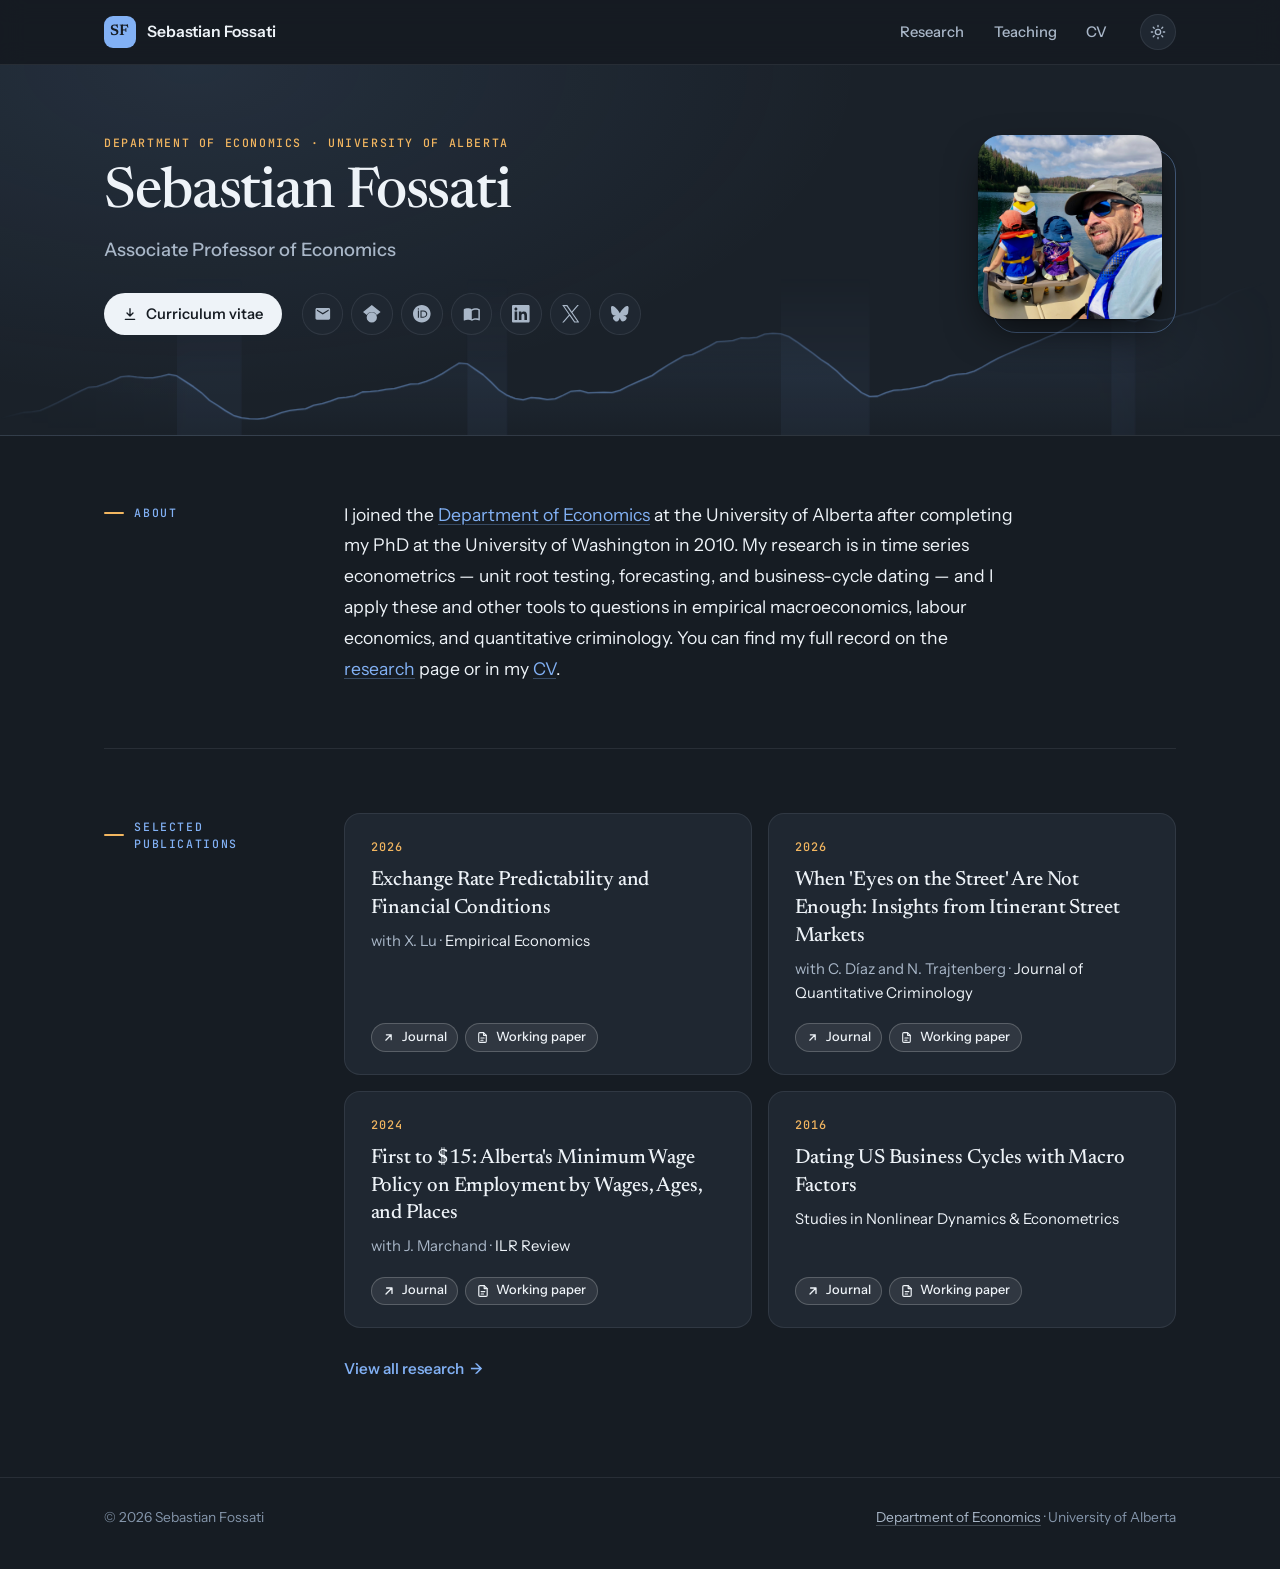
<file: index.html>
<!doctype html>
<html lang="en">
<head>
  <meta charset="utf-8">
  <meta name="viewport" content="width=device-width, initial-scale=1">
  <title>Sebastian Fossati — Economics, University of Alberta</title>
  <meta name="description" content="Sebastian Fossati is an associate professor of economics at the University of Alberta, working in time series econometrics and empirical macroeconomics.">
  <!-- Link previews (X, Bluesky, LinkedIn, Slack, …). These URLs must be
       absolute; if the site's address ever changes, update them here and on
       research.html / teaching.html. -->
  <link rel="canonical" href="https://sebafossati.github.io/">
  <meta property="og:type" content="website">
  <meta property="og:site_name" content="Sebastian Fossati">
  <meta property="og:title" content="Sebastian Fossati — Economics, University of Alberta">
  <meta property="og:description" content="Sebastian Fossati is an associate professor of economics at the University of Alberta, working in time series econometrics and empirical macroeconomics.">
  <meta property="og:url" content="https://sebafossati.github.io/">
  <meta property="og:image" content="https://sebafossati.github.io/assets/img/portrait.jpg">
  <meta name="twitter:card" content="summary">
  <!-- Browser toolbar color on phones (navy; light when the visitor picks
       light mode — see the script below and assets/js/theme.js) -->
  <meta name="theme-color" content="#161c23">
  <link rel="icon" href="assets/img/favicon.svg" type="image/svg+xml">
  <link rel="preconnect" href="https://fonts.googleapis.com">
  <link rel="preconnect" href="https://fonts.gstatic.com" crossorigin>
  <link href="https://fonts.googleapis.com/css2?family=Instrument+Sans:wght@400..700&family=JetBrains+Mono:wght@400..600&family=Newsreader:ital,opsz,wght@0,6..72,400..600;1,6..72,400..500&display=swap" rel="stylesheet">
  <link rel="stylesheet" href="assets/css/style.css">
  <!-- Sets light or dark before the page paints: the visitor's saved choice
       if they have used the toggle, otherwise dark -->
  <script>
    (function () {
      var t = null;
      try { t = localStorage.getItem("theme"); } catch (e) {}
      if (t !== "light" && t !== "dark") {
        t = "dark";
      }
      document.documentElement.dataset.theme = t;
      if (t === "light") document.querySelector('meta[name="theme-color"]').content = "#eaeef3";
    })();
  </script>
</head>
<body>
  <a class="skip" href="#main">Skip to content</a>

  <!-- ====================================================================
       HEADER — identical on every page. If you edit the nav here,
       copy the change to research.html and teaching.html too.
       ==================================================================== -->
  <header class="site-header">
    <nav class="nav wrap" aria-label="Main">
      <a class="brand" href="index.html">
        <span class="brand-full">Sebastian Fossati</span>
        <span class="brand-short">SF</span>
      </a>
      <div class="nav-links">
        <a href="research.html">Research</a>
        <a href="teaching.html">Teaching</a>
        <a href="assets/fossati_cv.pdf" target="_blank" rel="noopener">CV</a>
      </div>
      <button class="theme-toggle" type="button" aria-label="Toggle dark mode">
        <svg class="icon-moon" viewBox="0 0 24 24" fill="none" stroke="currentColor" stroke-width="2" stroke-linecap="round" stroke-linejoin="round" aria-hidden="true"><path d="M21 12.8A9 9 0 1 1 11.2 3a7 7 0 0 0 9.8 9.8z"/></svg>
        <svg class="icon-sun" viewBox="0 0 24 24" fill="none" stroke="currentColor" stroke-width="2" stroke-linecap="round" stroke-linejoin="round" aria-hidden="true"><circle cx="12" cy="12" r="4"/><path d="M12 2v2m0 16v2M4.9 4.9l1.4 1.4m11.4 11.4 1.4 1.4M2 12h2m16 0h2M4.9 19.1l1.4-1.4M17.7 6.3l1.4-1.4"/></svg>
      </button>
    </nav>
  </header>

  <main id="main">

    <!-- ==================================================================
         INTRO BAND — full-width tinted background behind the hero. The
         tint color is --band in style.css. The faint line along the bottom
         is a decorative "output series with shaded recessions" graphic;
         delete the <svg class="band-chart hero-chart"> block to remove it.
         ================================================================== -->
    <div class="intro-band">
    <svg class="band-chart hero-chart" viewBox="0 0 1600 220" preserveAspectRatio="xMidYMax slice" aria-hidden="true" focusable="false">
      <defs>
        <linearGradient id="chart-fade" x1="0" y1="0" x2="0" y2="1">
          <stop offset="0" class="stop-top"/>
          <stop offset="1" class="stop-bottom"/>
        </linearGradient>
      </defs>
      <g class="shade">
        <rect x="221" y="0" width="81" height="220"/>
        <rect x="584" y="0" width="50" height="220"/>
        <rect x="976" y="0" width="111" height="220"/>
        <rect x="1389" y="0" width="30" height="220"/>
      </g>
      <path class="area" d="M0 199.5 L10 196.6 L20 194.1 L30 191.8 L40 190.9 L50 189.4 L60 185.1 L70 180.5 L81 174.7 L91 169.7 L101 164.8 L111 160.3 L121 159.5 L131 156.1 L141 151.9 L151 147.3 L161 146.4 L171 147.7 L181 148.6 L191 148.6 L201 146.6 L211 144.2 L221 146.1 L231 152.6 L242 159.8 L252 167.3 L262 176.8 L272 183.1 L282 189.8 L292 195.6 L302 198.4 L312 199.9 L322 200.0 L332 198.8 L342 195.6 L352 192.0 L362 189.4 L372 188.3 L382 187.3 L392 183.0 L403 180.8 L413 177.7 L423 173.8 L433 173.0 L443 171.0 L453 166.2 L463 165.8 L473 164.7 L483 162.9 L493 162.0 L503 159.2 L513 156.4 L523 156.1 L533 153.0 L543 148.7 L553 143.2 L564 136.1 L574 130.1 L584 130.9 L594 137.9 L604 144.8 L614 154.0 L624 164.1 L634 170.5 L644 174.4 L654 176.1 L664 173.3 L674 174.0 L684 175.7 L694 174.8 L704 170.2 L714 165.3 L725 164.6 L735 167.4 L745 166.9 L755 166.6 L765 167.0 L775 164.1 L785 159.0 L795 154.5 L805 150.2 L815 145.7 L825 138.8 L835 132.5 L845 126.7 L855 121.1 L865 119.5 L875 114.8 L886 109.1 L896 103.6 L906 102.8 L916 102.1 L926 98.7 L936 98.8 L946 97.8 L956 93.9 L966 92.8 L976 93.5 L986 97.0 L996 103.5 L1006 110.7 L1016 117.7 L1026 125.5 L1036 132.0 L1047 141.0 L1057 150.9 L1067 158.7 L1077 167.1 L1087 172.0 L1097 171.5 L1107 167.2 L1117 164.2 L1127 163.6 L1137 162.2 L1147 160.3 L1157 158.3 L1167 153.3 L1177 151.0 L1187 146.0 L1197 144.2 L1208 143.2 L1218 140.1 L1228 134.9 L1238 129.1 L1248 123.9 L1258 119.3 L1268 115.1 L1278 110.4 L1288 106.7 L1298 102.7 L1308 98.1 L1318 94.1 L1328 89.2 L1338 84.0 L1348 76.1 L1358 69.7 L1369 65.6 L1379 62.6 L1389 65.2 L1399 69.2 L1409 76.2 L1419 77.9 L1429 74.1 L1439 75.3 L1449 76.6 L1459 75.5 L1469 72.7 L1479 69.3 L1489 66.9 L1499 62.9 L1509 58.8 L1519 56.1 L1530 48.8 L1540 42.7 L1550 38.9 L1560 35.6 L1570 32.8 L1580 30.0 L1590 32.0 L1600 32.6 L1600 220 L0 220 Z"/>
      <path class="line draw" pathLength="1" d="M0 199.5 L10 196.6 L20 194.1 L30 191.8 L40 190.9 L50 189.4 L60 185.1 L70 180.5 L81 174.7 L91 169.7 L101 164.8 L111 160.3 L121 159.5 L131 156.1 L141 151.9 L151 147.3 L161 146.4 L171 147.7 L181 148.6 L191 148.6 L201 146.6 L211 144.2 L221 146.1 L231 152.6 L242 159.8 L252 167.3 L262 176.8 L272 183.1 L282 189.8 L292 195.6 L302 198.4 L312 199.9 L322 200.0 L332 198.8 L342 195.6 L352 192.0 L362 189.4 L372 188.3 L382 187.3 L392 183.0 L403 180.8 L413 177.7 L423 173.8 L433 173.0 L443 171.0 L453 166.2 L463 165.8 L473 164.7 L483 162.9 L493 162.0 L503 159.2 L513 156.4 L523 156.1 L533 153.0 L543 148.7 L553 143.2 L564 136.1 L574 130.1 L584 130.9 L594 137.9 L604 144.8 L614 154.0 L624 164.1 L634 170.5 L644 174.4 L654 176.1 L664 173.3 L674 174.0 L684 175.7 L694 174.8 L704 170.2 L714 165.3 L725 164.6 L735 167.4 L745 166.9 L755 166.6 L765 167.0 L775 164.1 L785 159.0 L795 154.5 L805 150.2 L815 145.7 L825 138.8 L835 132.5 L845 126.7 L855 121.1 L865 119.5 L875 114.8 L886 109.1 L896 103.6 L906 102.8 L916 102.1 L926 98.7 L936 98.8 L946 97.8 L956 93.9 L966 92.8 L976 93.5 L986 97.0 L996 103.5 L1006 110.7 L1016 117.7 L1026 125.5 L1036 132.0 L1047 141.0 L1057 150.9 L1067 158.7 L1077 167.1 L1087 172.0 L1097 171.5 L1107 167.2 L1117 164.2 L1127 163.6 L1137 162.2 L1147 160.3 L1157 158.3 L1167 153.3 L1177 151.0 L1187 146.0 L1197 144.2 L1208 143.2 L1218 140.1 L1228 134.9 L1238 129.1 L1248 123.9 L1258 119.3 L1268 115.1 L1278 110.4 L1288 106.7 L1298 102.7 L1308 98.1 L1318 94.1 L1328 89.2 L1338 84.0 L1348 76.1 L1358 69.7 L1369 65.6 L1379 62.6 L1389 65.2 L1399 69.2 L1409 76.2 L1419 77.9 L1429 74.1 L1439 75.3 L1449 76.6 L1459 75.5 L1469 72.7 L1479 69.3 L1489 66.9 L1499 62.9 L1509 58.8 L1519 56.1 L1530 48.8 L1540 42.7 L1550 38.9 L1560 35.6 L1570 32.8 L1580 30.0 L1590 32.0 L1600 32.6"/>
    </svg>
    <div class="wrap">

    <!-- ==================================================================
         HERO — name, position, photo, and profile links.
         Photo lives at assets/img/portrait.jpg — replace that file to
         change it (keep it roughly square).
         ================================================================== -->
    <section class="hero">
      <div class="hero-text">
        <p class="eyebrow fade-in">Department of Economics · University of Alberta</p>
        <h1 class="fade-in">Sebastian Fossati</h1>

        <p class="lede fade-in">Associate Professor of Economics</p>

        <!-- PROFILE / CONTACT LINKS (icon buttons).
             Each link has aria-label + title for screen readers and hover
             tooltips. To add a service, copy a <li>, swap the href/label, and
             paste a new 24×24 <path> (brand glyphs are from simpleicons.org;
             the IDEAS/RePEc glyph is a generic book icon from Material Icons,
             since RePEc has no brand glyph there). -->
        <div class="hero-actions fade-in">
        <a class="btn btn-primary" href="assets/fossati_cv.pdf" target="_blank" rel="noopener">
          <svg viewBox="0 0 24 24" fill="none" stroke="currentColor" stroke-width="2" stroke-linecap="round" stroke-linejoin="round" aria-hidden="true"><path d="M12 4v11m0 0-4.5-4.5M12 15l4.5-4.5M5 20h14"/></svg>
          Curriculum vitae
        </a>
        <ul class="socials">
          <li><a href="mailto:sfossati@ualberta.ca" aria-label="Email" title="Email">
            <svg viewBox="0 0 24 24" fill="currentColor" aria-hidden="true"><path d="M20 4H4c-1.1 0-2 .9-2 2v12c0 1.1.9 2 2 2h16c1.1 0 2-.9 2-2V6c0-1.1-.9-2-2-2zm0 4l-8 5-8-5V6l8 5 8-5v2z"/></svg>
          </a></li>
          <li><a href="https://scholar.google.com/citations?user=sV46lYsAAAAJ" target="_blank" rel="me noopener" aria-label="Google Scholar" title="Google Scholar">
            <svg viewBox="0 0 24 24" fill="currentColor" aria-hidden="true"><path d="M5.242 13.769L0 9.5 12 0l12 9.5-5.242 4.269C17.548 11.249 14.978 9.5 12 9.5c-2.977 0-5.548 1.748-6.758 4.269zM12 10a7 7 0 1 0 0 14 7 7 0 0 0 0-14z"/></svg>
          </a></li>
          <li><a href="https://orcid.org/0009-0007-8081-2197" target="_blank" rel="me noopener" aria-label="ORCID" title="ORCID (0009-0007-8081-2197)">
            <svg viewBox="0 0 24 24" fill="currentColor" aria-hidden="true"><path d="M12 0C5.372 0 0 5.372 0 12s5.372 12 12 12 12-5.372 12-12S18.628 0 12 0zM7.369 4.378c.525 0 .947.431.947.947s-.422.947-.947.947a.95.95 0 0 1-.947-.947c0-.525.422-.947.947-.947zm-.722 3.038h1.444v10.041H6.647V7.416zm3.562 0h3.9c3.712 0 5.344 2.653 5.344 5.025 0 2.578-2.016 5.025-5.325 5.025h-3.919V7.416zm1.444 1.303v7.444h2.297c3.272 0 4.022-2.484 4.022-3.722 0-2.016-1.284-3.722-4.097-3.722h-2.222z"/></svg>
          </a></li>
          <li><a href="https://ideas.repec.org/e/pfo140.html" target="_blank" rel="me noopener" aria-label="IDEAS/RePEc" title="IDEAS/RePEc">
            <svg viewBox="0 0 24 24" fill="currentColor" aria-hidden="true"><path d="M21 5c-1.11-.35-2.33-.5-3.5-.5-1.95 0-4.05.4-5.5 1.5-1.45-1.1-3.55-1.5-5.5-1.5S2.45 4.9 1 6v14.65c0 .25.25.5.5.5.1 0 .15-.05.25-.05C3.1 20.45 5.05 20 6.5 20c1.95 0 4.05.4 5.5 1.5 1.35-.85 3.8-1.5 5.5-1.5 1.65 0 3.35.3 4.75 1.05.1.05.15.05.25.05.25 0 .5-.25.5-.5V6c-.6-.45-1.25-.75-2-1zm0 13.5c-1.1-.35-2.3-.5-3.5-.5-1.7 0-4.15.65-5.5 1.5V8c1.35-.85 3.8-1.5 5.5-1.5 1.2 0 2.4.15 3.5.5v11.5z"/></svg>
          </a></li>
          <li><a href="https://www.linkedin.com/in/sebafossati/" target="_blank" rel="me noopener" aria-label="LinkedIn" title="LinkedIn">
            <svg viewBox="0 0 24 24" fill="currentColor" aria-hidden="true"><path d="M20.447 20.452h-3.554v-5.569c0-1.328-.027-3.037-1.852-3.037-1.853 0-2.136 1.445-2.136 2.939v5.667H9.351V9h3.414v1.561h.046c.477-.9 1.637-1.85 3.37-1.85 3.601 0 4.267 2.37 4.267 5.455v6.286zM5.337 7.433c-1.144 0-2.063-.926-2.063-2.065 0-1.138.92-2.063 2.063-2.063 1.14 0 2.064.925 2.064 2.063 0 1.139-.925 2.065-2.064 2.065zm1.782 13.019H3.555V9h3.564v11.452zM22.225 0H1.771C.792 0 0 .774 0 1.729v20.542C0 23.227.792 24 1.771 24h20.451C23.2 24 24 23.227 24 22.271V1.729C24 .774 23.2 0 22.225 0z"/></svg>
          </a></li>
          <li><a href="https://x.com/sebafossati" target="_blank" rel="me noopener" aria-label="X" title="X (@sebafossati)">
            <svg viewBox="0 0 24 24" fill="currentColor" aria-hidden="true"><path d="M14.234 10.162 22.977 0h-2.072l-7.591 8.824L7.251 0H.258l9.168 13.343L.258 24H2.33l8.016-9.318L16.749 24h6.993zm-2.837 3.299-.929-1.329L3.076 1.56h3.182l5.965 8.532.929 1.329 7.754 11.09h-3.182z"/></svg>
          </a></li>
          <li><a href="https://bsky.app/profile/sebafossati.bsky.social" target="_blank" rel="me noopener" aria-label="Bluesky" title="Bluesky (@sebafossati.bsky.social)">
            <svg viewBox="0 0 24 24" fill="currentColor" aria-hidden="true"><path d="M5.202 2.857C7.954 4.922 10.913 9.11 12 11.358c1.087-2.247 4.046-6.436 6.798-8.501C20.783 1.366 24 .213 24 3.883c0 .732-.42 6.156-.667 7.037-.856 3.061-3.978 3.842-6.755 3.37 4.854.826 6.089 3.562 3.422 6.299-5.065 5.196-7.28-1.304-7.847-2.97-.104-.305-.152-.448-.153-.327 0-.121-.05.022-.153.327-.568 1.666-2.782 8.166-7.847 2.97-2.667-2.737-1.432-5.473 3.422-6.3-2.777.473-5.899-.308-6.755-3.369C.42 10.04 0 4.615 0 3.883c0-3.67 3.217-2.517 5.202-1.026z"/></svg>
          </a></li>
        </ul>
        </div>
      </div>
      <div class="portrait-wrap fade-in">
        <img class="portrait" src="assets/img/portrait.jpg" alt="Sebastian Fossati" width="220" height="220">
      </div>
    </section>

    </div>
    </div><!-- /intro-band -->

    <div class="wrap">

    <!-- ==================================================================
         ABOUT — short bio. Edit freely.
         ================================================================== -->
    <section class="section">
      <h2>About</h2>
      <p>
        I joined the
        <a href="https://www.economics.ualberta.ca/" target="_blank" rel="noopener">Department of Economics</a>
        at the University of Alberta after completing my PhD at the University
        of Washington in 2010. My research is in time series econometrics
        — unit root testing, forecasting, and business-cycle dating — and I apply
        these and other tools to questions in empirical macroeconomics, labour
        economics, and quantitative criminology. You can find my full record on
        the <a href="research.html">research</a> page or in my
        <a href="assets/fossati_cv.pdf" target="_blank" rel="noopener">CV</a>.
      </p>
    </section>

    <!-- ==================================================================
         SELECTED PUBLICATIONS — a short highlight reel; the full list
         lives on research.html.

         TO ADD A PAPER: copy an entire <li class="pub"> … </li> block,
         paste it where you want it, and edit the text and links.
         ================================================================== -->
    <section class="section">
      <h2>Selected publications</h2>
      <ul class="pubs pubs-featured">

        <li class="pub">
          <div class="pub-year">2026</div>
          <div class="pub-body">
            <a class="pub-title" href="https://doi.org/10.1007/s00181-026-02971-w" target="_blank" rel="noopener">Exchange Rate Predictability and Financial Conditions</a>
            <p class="pub-meta">with X. Lu · <em>Empirical Economics</em></p>
            <p class="pub-links">
              <a href="https://doi.org/10.1007/s00181-026-02971-w" target="_blank" rel="noopener">Journal</a>
              <a href="https://sites.ualberta.ca/~econwps/2025/wp2025-06.pdf" target="_blank" rel="noopener">Working paper</a>
            </p>
          </div>
        </li>

        <li class="pub">
          <div class="pub-year">2026</div>
          <div class="pub-body">
            <a class="pub-title" href="https://doi.org/10.1007/s10940-025-09620-y" target="_blank" rel="noopener">When 'Eyes on the Street' Are Not Enough: Insights from Itinerant Street Markets</a>
            <p class="pub-meta">with C. Díaz and N. Trajtenberg · <em>Journal of Quantitative Criminology</em></p>
            <p class="pub-links">
              <a href="https://doi.org/10.1007/s10940-025-09620-y" target="_blank" rel="noopener">Journal</a>
              <a href="https://papers.ssrn.com/sol3/papers.cfm?abstract_id=5048885" target="_blank" rel="noopener">Working paper</a>
            </p>
          </div>
        </li>

        <li class="pub">
          <div class="pub-year">2024</div>
          <div class="pub-body">
            <a class="pub-title" href="https://doi.org/10.1177/00197939231213064" target="_blank" rel="noopener">First to $15: Alberta's Minimum Wage Policy on Employment by Wages, Ages, and Places</a>
            <p class="pub-meta">with J. Marchand · <em>ILR Review</em></p>
            <p class="pub-links">
              <a href="https://doi.org/10.1177/00197939231213064" target="_blank" rel="noopener">Journal</a>
              <a href="https://ideas.repec.org/p/ris/albaec/2020_015.html" target="_blank" rel="noopener">Working paper</a>
            </p>
          </div>
        </li>

        <li class="pub">
          <div class="pub-year">2016</div>
          <div class="pub-body">
            <a class="pub-title" href="https://doi.org/10.1515/snde-2015-0037" target="_blank" rel="noopener">Dating US Business Cycles with Macro Factors</a>
            <p class="pub-meta"><em>Studies in Nonlinear Dynamics &amp; Econometrics</em></p>
            <p class="pub-links">
              <a href="https://doi.org/10.1515/snde-2015-0037" target="_blank" rel="noopener">Journal</a>
              <a href="assets/papers/factor_probit.pdf" target="_blank" rel="noopener">Working paper</a>
            </p>
          </div>
        </li>

      </ul>
      <a class="more-link" href="research.html">View all research <span class="arrow" aria-hidden="true">→</span></a>
    </section>

    </div>

  </main>

  <!-- ====================================================================
       FOOTER — identical on every page.
       ==================================================================== -->
  <footer class="site-footer">
    <div class="wrap">
      <p>© 2026 Sebastian Fossati</p>
      <p><a href="https://www.economics.ualberta.ca/" target="_blank" rel="noopener">Department of Economics</a> · University of Alberta</p>
    </div>
  </footer>

  <script src="assets/js/theme.js"></script>
</body>
</html>
</file>
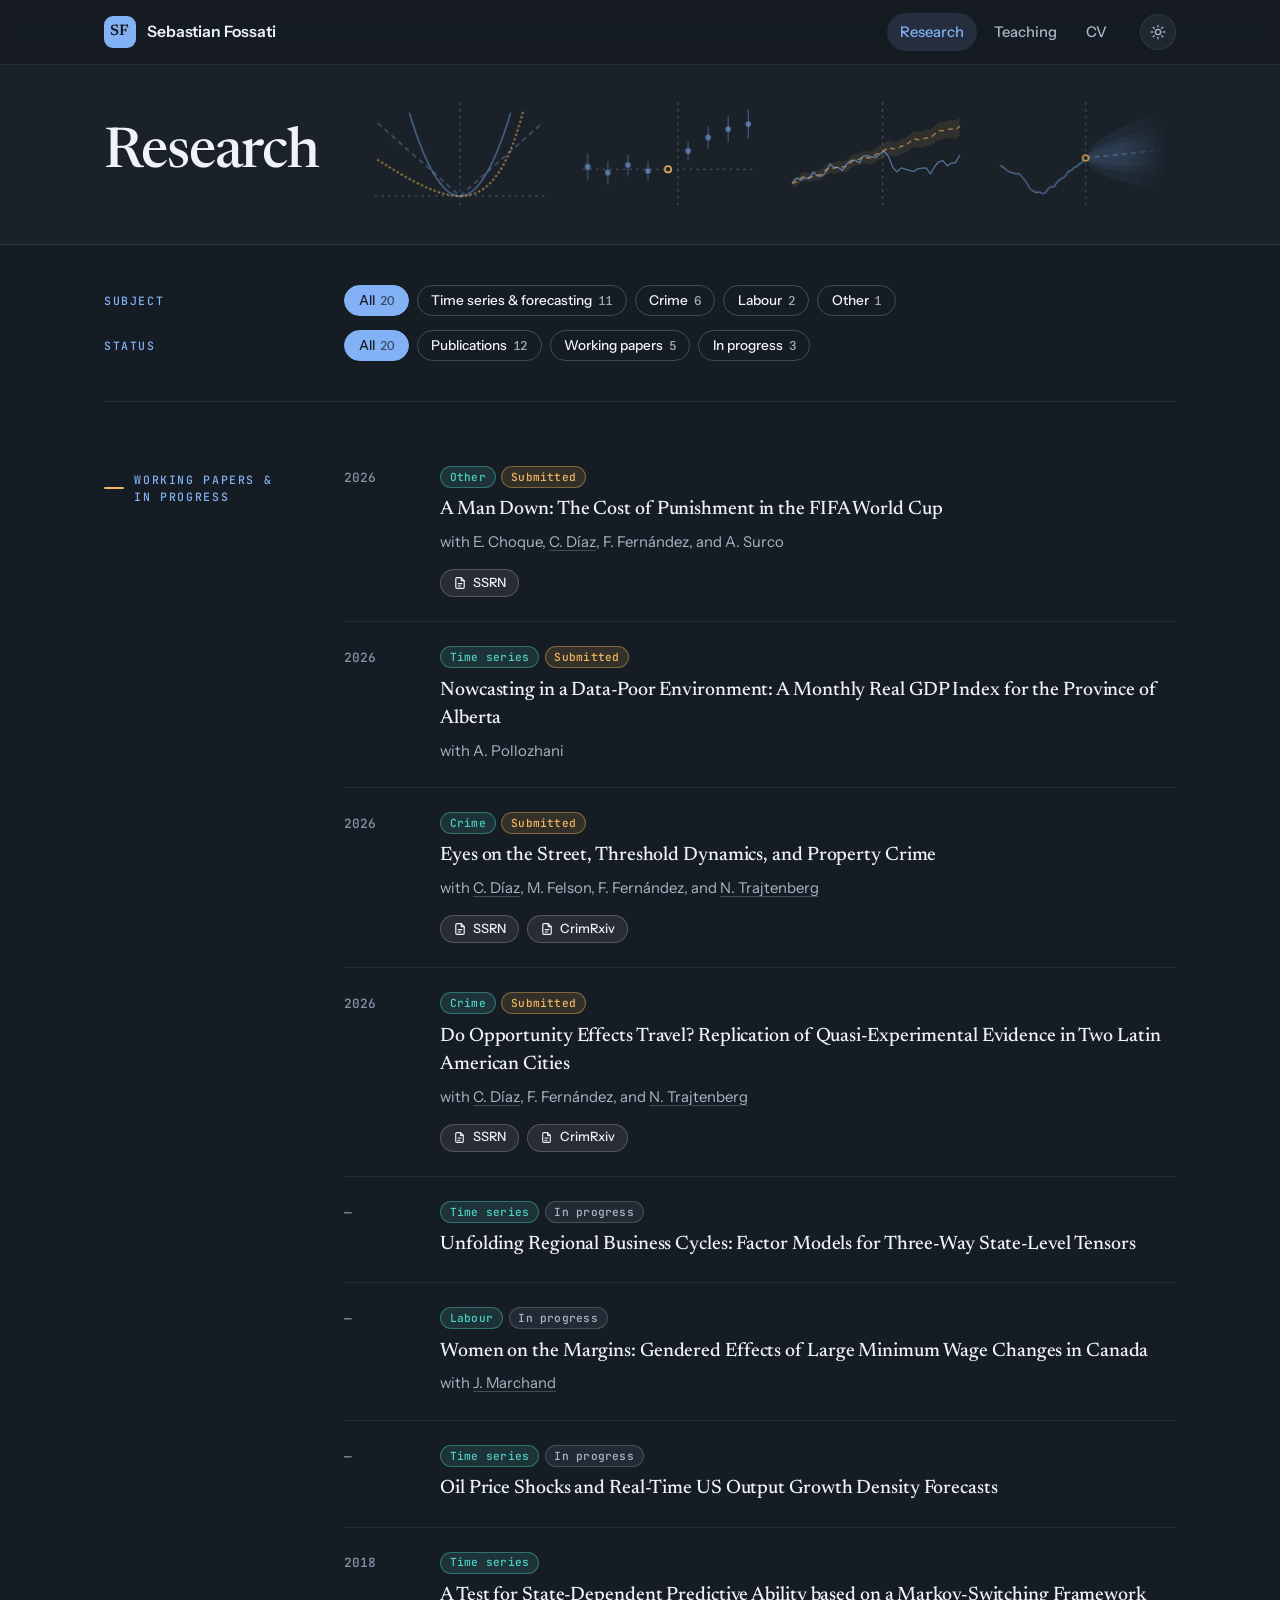
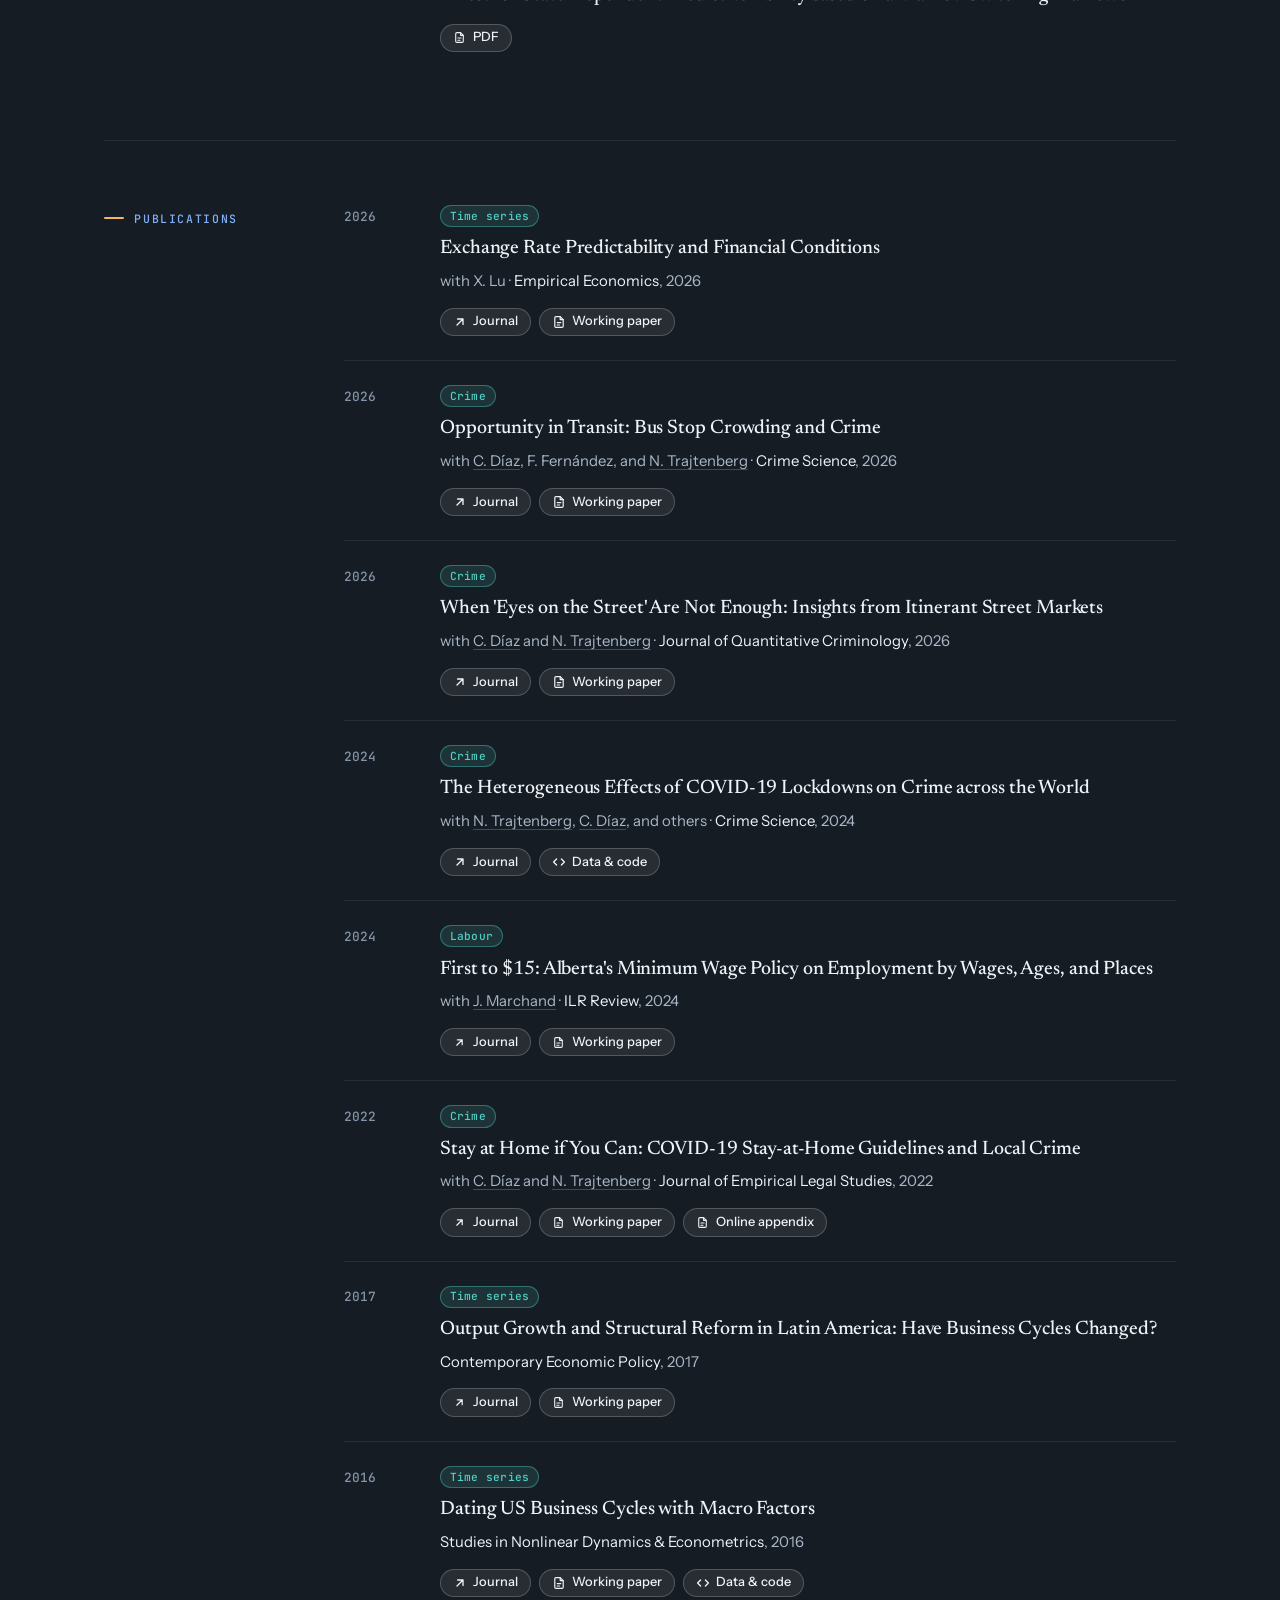
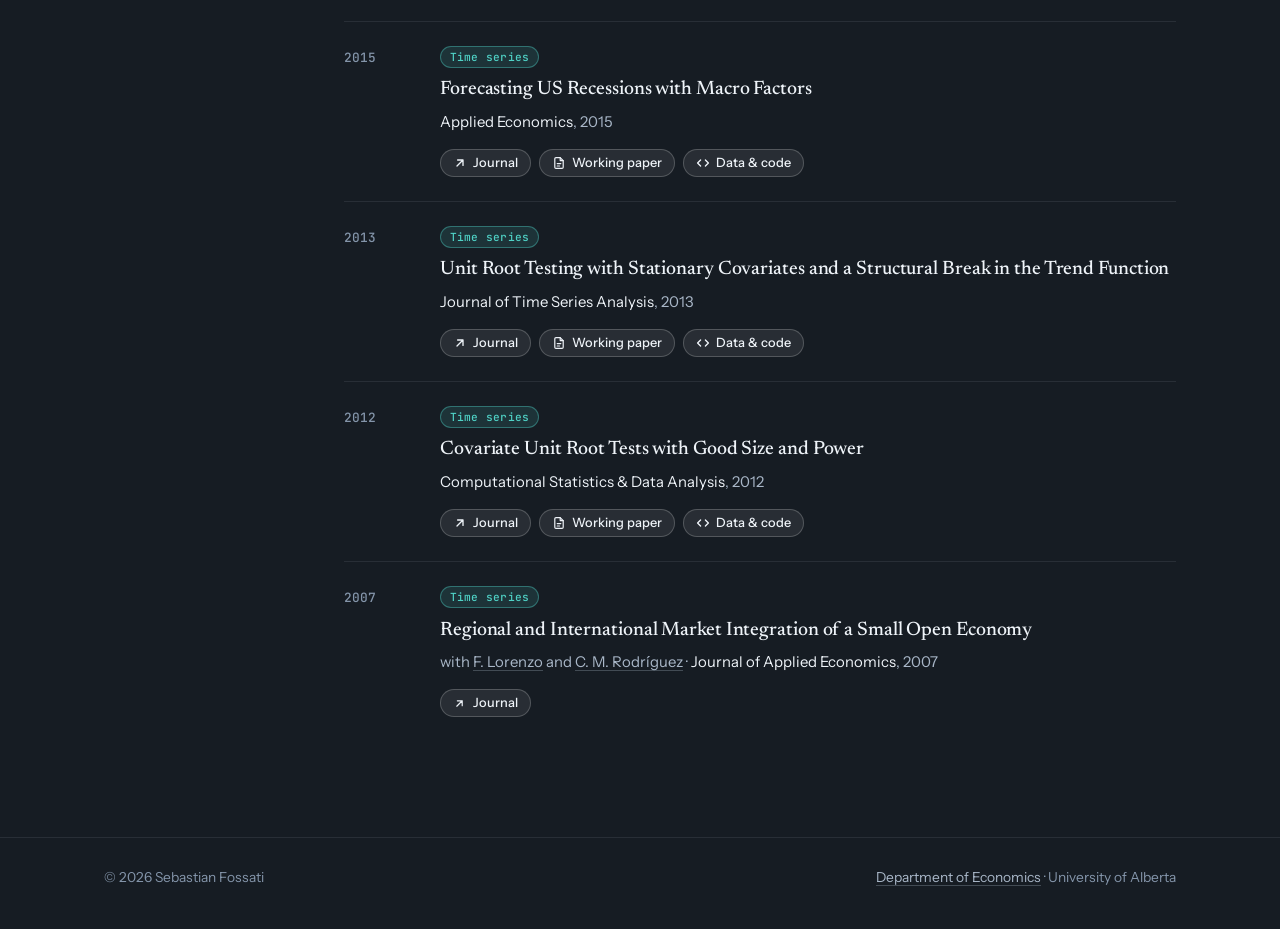
<file: research.html>
<!doctype html>
<html lang="en">
<head>
  <meta charset="utf-8">
  <meta name="viewport" content="width=device-width, initial-scale=1">
  <title>Research — Sebastian Fossati</title>
  <meta name="description" content="Publications and working papers by Sebastian Fossati, Department of Economics, University of Alberta.">
  <!-- Link previews — absolute URLs; update if the site's address changes. -->
  <link rel="canonical" href="https://sebafossati.github.io/research.html">
  <meta property="og:type" content="website">
  <meta property="og:site_name" content="Sebastian Fossati">
  <meta property="og:title" content="Research — Sebastian Fossati">
  <meta property="og:description" content="Publications and working papers by Sebastian Fossati, Department of Economics, University of Alberta.">
  <meta property="og:url" content="https://sebafossati.github.io/research.html">
  <meta property="og:image" content="https://sebafossati.github.io/assets/img/portrait.jpg">
  <meta name="twitter:card" content="summary">
  <!-- Browser toolbar color on phones (navy; light when the visitor picks
       light mode — see the script below and assets/js/theme.js) -->
  <meta name="theme-color" content="#161c23">
  <link rel="icon" href="assets/img/favicon.svg" type="image/svg+xml">
  <link rel="preconnect" href="https://fonts.googleapis.com">
  <link rel="preconnect" href="https://fonts.gstatic.com" crossorigin>
  <link href="https://fonts.googleapis.com/css2?family=Instrument+Sans:wght@400..700&family=JetBrains+Mono:wght@400..600&family=Newsreader:ital,opsz,wght@0,6..72,400..600;1,6..72,400..500&display=swap" rel="stylesheet">
  <link rel="stylesheet" href="assets/css/style.css">
  <!-- Sets light or dark before the page paints: the visitor's saved choice
       if they have used the toggle, otherwise dark -->
  <script>
    (function () {
      var t = null;
      try { t = localStorage.getItem("theme"); } catch (e) {}
      if (t !== "light" && t !== "dark") {
        t = "dark";
      }
      document.documentElement.dataset.theme = t;
      if (t === "light") document.querySelector('meta[name="theme-color"]').content = "#eaeef3";
    })();
  </script>
</head>
<body>
  <a class="skip" href="#main">Skip to content</a>

  <!-- ====================================================================
       HEADER — identical on every page. If you edit the nav here,
       copy the change to index.html and teaching.html too.
       ==================================================================== -->
  <header class="site-header">
    <nav class="nav wrap" aria-label="Main">
      <a class="brand" href="index.html">
        <span class="brand-full">Sebastian Fossati</span>
        <span class="brand-short">SF</span>
      </a>
      <div class="nav-links">
        <a href="research.html" aria-current="page">Research</a>
        <a href="teaching.html">Teaching</a>
        <a href="assets/fossati_cv.pdf" target="_blank" rel="noopener">CV</a>
      </div>
      <button class="theme-toggle" type="button" aria-label="Toggle dark mode">
        <svg class="icon-moon" viewBox="0 0 24 24" fill="none" stroke="currentColor" stroke-width="2" stroke-linecap="round" stroke-linejoin="round" aria-hidden="true"><path d="M21 12.8A9 9 0 1 1 11.2 3a7 7 0 0 0 9.8 9.8z"/></svg>
        <svg class="icon-sun" viewBox="0 0 24 24" fill="none" stroke="currentColor" stroke-width="2" stroke-linecap="round" stroke-linejoin="round" aria-hidden="true"><circle cx="12" cy="12" r="4"/><path d="M12 2v2m0 16v2M4.9 4.9l1.4 1.4m11.4 11.4 1.4 1.4M2 12h2m16 0h2M4.9 19.1l1.4-1.4M17.7 6.3l1.4-1.4"/></svg>
      </button>
    </nav>
  </header>

  <main id="main">

    <!-- ==================================================================
         PAGE HEADER — the title on the left; to its right, a row of up to
         four same-size cards, each holding one small decorative chart.
         Research and Teaching share the same cards.

         The cards are listed in PRIORITY order, 1 to 4, and drawn right
         to left, so on a wide window the row reads 4 3 2 1:
           1  forecast path (history, then a fan chart)
           2  synthetic control (actual series vs its synthetic
              counterfactual, with a band, after a policy date)
           3  difference-in-differences (event-study estimates with 95%
              intervals around the treatment date)
           4  loss functions (squared, absolute, asymmetric LinEx)
         Card 1 always shows; as the window gets narrower, cards drop off
         from the left (4 first, then 3, then 2), so the row never runs
         under the title. To reorder, move an <svg class="head-card …">
         block. Charts that are not in use (a scatter plot with a fitted
         line, distance rings around a street segment) are kept in an
         HTML comment at the end of the row.
         ================================================================== -->
    <header class="page-head">
      <div class="wrap">
        <h1 class="fade-in">Research</h1>
        <div class="head-cards" aria-hidden="true">
          <svg class="head-card card-fan" viewBox="0 0 220 132" focusable="false">
            <defs>
              <linearGradient id="fan-fade" gradientUnits="userSpaceOnUse" x1="112" y1="0" x2="210" y2="0">
                <stop offset="0.45" class="fan-stop-on"/>
                <stop offset="1" class="fan-stop-off"/>
              </linearGradient>
            </defs>
            <g class="fan">
              <path d="M112.0 70.5 L116.5 59.7 L120.9 54.9 L125.4 51.2 L129.8 47.9 L134.3 45.0 L138.7 42.4 L143.2 39.9 L147.6 37.5 L152.1 35.2 L156.5 33.1 L161.0 31.1 L165.5 29.1 L169.9 27.1 L174.4 25.2 L178.8 23.4 L183.3 21.6 L187.7 19.9 L192.2 18.2 L196.6 16.6 L201.1 14.9 L205.5 13.3 L210.0 11.8 L210.0 109.0 L205.5 108.4 L201.1 107.7 L196.6 107.0 L192.2 106.2 L187.7 105.5 L183.3 104.7 L178.8 103.8 L174.4 102.8 L169.9 101.9 L165.5 100.9 L161.0 99.8 L156.5 98.7 L152.1 97.5 L147.6 96.2 L143.2 94.7 L138.7 93.2 L134.3 91.3 L129.8 89.4 L125.4 87.0 L120.9 84.2 L116.5 80.4 L112.0 70.5 Z"/>
              <path d="M112.0 70.5 L116.5 63.5 L120.9 60.2 L125.4 57.8 L129.8 55.5 L134.3 53.5 L138.7 51.6 L143.2 49.9 L147.6 48.2 L152.1 46.6 L156.5 45.1 L161.0 43.6 L165.5 42.2 L169.9 40.9 L174.4 39.5 L178.8 38.1 L183.3 36.8 L187.7 35.5 L192.2 34.4 L196.6 33.0 L201.1 31.9 L205.5 30.7 L210.0 29.5 L210.0 91.2 L205.5 91.0 L201.1 90.8 L196.6 90.5 L192.2 90.1 L187.7 89.8 L183.3 89.5 L178.8 89.0 L174.4 88.7 L169.9 88.2 L165.5 87.8 L161.0 87.2 L156.5 86.7 L152.1 86.1 L147.6 85.5 L143.2 84.7 L138.7 83.8 L134.3 82.9 L129.8 81.8 L125.4 80.5 L120.9 78.9 L116.5 76.6 L112.0 70.5 Z"/>
              <path d="M112.0 70.5 L116.5 65.8 L120.9 63.6 L125.4 61.8 L129.8 60.2 L134.3 58.7 L138.7 57.4 L143.2 56.0 L147.6 54.9 L152.1 53.6 L156.5 52.5 L161.0 51.4 L165.5 50.3 L169.9 49.2 L174.4 48.2 L178.8 47.2 L183.3 46.2 L187.7 45.2 L192.2 44.2 L196.6 43.3 L201.1 42.4 L205.5 41.4 L210.0 40.5 L210.0 80.3 L205.5 80.3 L201.1 80.3 L196.6 80.2 L192.2 80.2 L187.7 80.2 L183.3 80.1 L178.8 80.0 L174.4 80.0 L169.9 79.8 L165.5 79.7 L161.0 79.5 L156.5 79.3 L152.1 79.0 L147.6 78.8 L143.2 78.5 L138.7 78.2 L134.3 77.7 L129.8 77.1 L125.4 76.5 L120.9 75.5 L116.5 74.3 L112.0 70.5 Z"/>
            </g>
            <line class="origin" x1="112" y1="4" x2="112" y2="128"/>
            <path class="line line-dashed forecast" d="M112.0 70.5 L116.5 70.0 L120.9 69.6 L125.4 69.1 L129.8 68.7 L134.3 68.2 L138.7 67.8 L143.2 67.3 L147.6 66.8 L152.1 66.3 L156.5 65.9 L161.0 65.5 L165.5 65.0 L169.9 64.5 L174.4 64.0 L178.8 63.6 L183.3 63.1 L187.7 62.7 L192.2 62.2 L196.6 61.8 L201.1 61.3 L205.5 60.9 L210.0 60.4"/>
            <path class="line draw" pathLength="1" d="M10.0 79.6 L12.6 81.1 L15.6 83.3 L18.2 85.5 L20.7 87.0 L23.3 88.1 L26.3 88.5 L28.9 89.4 L31.4 88.8 L34.0 90.9 L37.0 94.5 L39.6 97.4 L42.1 101.3 L44.7 106.2 L47.7 109.3 L50.3 110.1 L52.8 112.2 L55.4 111.1 L58.4 111.8 L61.0 113.0 L63.6 112.3 L66.6 108.0 L69.2 105.5 L71.7 104.7 L74.3 104.6 L77.3 100.0 L79.9 97.3 L82.4 95.5 L85.0 94.2 L88.0 91.7 L90.6 87.0 L93.1 85.8 L95.7 84.8 L98.7 81.3 L101.3 80.7 L103.8 77.9 L106.4 76.8 L109.4 73.5 L112.0 70.5"/>
            <circle class="marker" cx="112" cy="70.5" r="3.5"/>
          </svg>
          <svg class="head-card card-synth" viewBox="0 0 220 132" focusable="false">
            <line class="ref" x1="118" y1="4" x2="118" y2="128"/>
            <path class="band" d="M10.0 95.6 L15.0 94.1 L20.0 89.2 L25.0 86.9 L30.0 88.4 L35.0 86.6 L40.0 85.3 L45.0 84.2 L50.0 78.6 L55.0 75.9 L60.0 76.3 L65.0 74.2 L70.0 74.4 L75.0 73.8 L80.0 68.3 L85.0 65.7 L90.0 64.5 L95.0 61.7 L100.0 62.9 L105.0 62.8 L110.0 58.1 L115.0 56.0 L120.0 53.2 L125.0 49.6 L130.0 51.1 L135.0 51.0 L140.0 47.6 L145.0 46.4 L150.0 42.5 L155.0 38.2 L160.0 39.2 L165.0 38.6 L170.0 36.6 L175.0 36.5 L180.0 32.1 L185.0 27.5 L190.0 27.6 L195.0 25.9 L200.0 25.1 L205.0 26.0 L210.0 21.7 L210.0 43.7 L205.0 47.7 L200.0 46.5 L195.0 47.0 L190.0 48.4 L185.0 48.0 L180.0 52.3 L175.0 56.4 L170.0 56.2 L165.0 57.9 L160.0 58.2 L155.0 56.9 L150.0 60.9 L145.0 64.5 L140.0 65.4 L135.0 68.5 L130.0 68.3 L125.0 66.5 L120.0 69.8 L115.0 72.3 L110.0 74.1 L105.0 78.5 L100.0 78.3 L95.0 76.8 L90.0 79.3 L85.0 80.2 L80.0 82.5 L75.0 87.7 L70.0 88.0 L65.0 87.5 L60.0 89.3 L55.0 88.6 L50.0 91.0 L45.0 96.3 L40.0 97.1 L35.0 98.1 L30.0 99.6 L25.0 97.8 L20.0 99.8 L15.0 104.4 L10.0 105.6 Z"/>
            <path class="line line-dashed" d="M10.0 100.6 L15.0 99.2 L20.0 94.5 L25.0 92.3 L30.0 94.0 L35.0 92.4 L40.0 91.2 L45.0 90.2 L50.0 84.8 L55.0 82.3 L60.0 82.8 L65.0 80.8 L70.0 81.2 L75.0 80.8 L80.0 75.4 L85.0 72.9 L90.0 71.9 L95.0 69.2 L100.0 70.6 L105.0 70.6 L110.0 66.1 L115.0 64.1 L120.0 61.5 L125.0 58.0 L130.0 59.7 L135.0 59.7 L140.0 56.5 L145.0 55.4 L150.0 51.7 L155.0 47.5 L160.0 48.7 L165.0 48.2 L170.0 46.4 L175.0 46.5 L180.0 42.2 L185.0 37.8 L190.0 38.0 L195.0 36.5 L200.0 35.8 L205.0 36.8 L210.0 32.7"/>
            <path class="line draw" pathLength="1" d="M10.0 100.0 L15.0 94.5 L20.0 97.1 L25.0 94.3 L30.0 95.3 L35.0 87.2 L40.0 92.2 L45.0 92.1 L50.0 87.8 L55.0 77.6 L60.0 82.1 L65.0 82.0 L70.0 85.3 L75.0 77.6 L80.0 73.4 L85.0 73.0 L90.0 76.4 L95.0 68.1 L100.0 67.7 L105.0 69.4 L110.0 70.0 L115.0 65.2 L120.0 62.8 L125.0 68.7 L130.0 81.6 L135.0 87.2 L140.0 82.4 L145.0 83.8 L150.0 85.3 L155.0 86.8 L160.0 83.6 L165.0 82.7 L170.0 82.4 L175.0 89.5 L180.0 81.0 L185.0 75.1 L190.0 73.6 L195.0 80.0 L200.0 76.6 L205.0 76.2 L210.0 67.6"/>
          </svg>
          <svg class="head-card card-event" viewBox="0 0 220 132" focusable="false">
            <line class="ref" x1="8" y1="84" x2="212" y2="84"/>
            <line class="ref" x1="122" y1="4" x2="122" y2="128"/>
            <g class="pop" style="--i:0"><path class="ci-bar" d="M14 66.0 L14 96.0"/><circle class="est" cx="14" cy="81.0" r="3.4"/></g>
            <g class="pop" style="--i:1"><path class="ci-bar" d="M38 75.0 L38 101.0"/><circle class="est" cx="38" cy="88.0" r="3.4"/></g>
            <g class="pop" style="--i:2"><path class="ci-bar" d="M62 67.0 L62 91.0"/><circle class="est" cx="62" cy="79.0" r="3.4"/></g>
            <g class="pop" style="--i:3"><path class="ci-bar" d="M86 75.0 L86 97.0"/><circle class="est" cx="86" cy="86.0" r="3.4"/></g>
            <circle class="est-ref pop" style="--i:4" cx="110" cy="84" r="3.8"/>
            <g class="pop" style="--i:5"><path class="ci-bar" d="M134 51.0 L134 73.0"/><circle class="est" cx="134" cy="62.0" r="3.4"/></g>
            <g class="pop" style="--i:6"><path class="ci-bar" d="M158 33.0 L158 59.0"/><circle class="est" cx="158" cy="46.0" r="3.4"/></g>
            <g class="pop" style="--i:7"><path class="ci-bar" d="M182 21.0 L182 51.0"/><circle class="est" cx="182" cy="36.0" r="3.4"/></g>
            <g class="pop" style="--i:8"><path class="ci-bar" d="M206 13.0 L206 47.0"/><circle class="est" cx="206" cy="30.0" r="3.4"/></g>
          </svg>
          <svg class="head-card card-loss" viewBox="0 0 220 132" focusable="false">
            <line class="ref" x1="8" y1="116" x2="212" y2="116"/>
            <line class="ref" x1="110" y1="4" x2="110" y2="128"/>
            <path class="line grow-up" style="--i:0" d="M49.6 17.0 L51.2 22.2 L52.8 27.4 L54.5 32.4 L56.1 37.2 L57.7 41.9 L59.3 46.5 L61.0 50.9 L62.7 55.2 L64.3 59.3 L65.9 63.3 L67.5 67.1 L69.2 70.8 L70.8 74.3 L72.4 77.7 L74.1 81.0 L75.7 84.1 L77.3 87.1 L79.0 89.9 L80.6 92.6 L82.2 95.1 L83.9 97.5 L85.5 99.7 L87.1 101.8 L88.7 103.8 L90.4 105.6 L92.0 107.3 L93.6 108.8 L95.3 110.2 L97.0 111.4 L98.6 112.5 L100.2 113.4 L101.8 114.2 L103.5 114.8 L105.1 115.4 L106.7 115.7 L108.4 115.9 L110.0 116.0 L111.6 115.9 L113.3 115.7 L114.9 115.4 L116.5 114.8 L118.2 114.2 L119.8 113.4 L121.4 112.5 L123.0 111.4 L124.7 110.2 L126.3 108.8 L128.0 107.3 L129.6 105.6 L131.3 103.8 L132.9 101.8 L134.5 99.7 L136.1 97.5 L137.8 95.1 L139.4 92.6 L141.0 89.9 L142.7 87.1 L144.3 84.1 L145.9 81.0 L147.6 77.7 L149.2 74.3 L150.8 70.8 L152.5 67.1 L154.1 63.3 L155.7 59.3 L157.3 55.2 L159.0 50.9 L160.7 46.5 L162.3 41.9 L163.9 37.2 L165.5 32.4 L167.2 27.4 L168.8 22.2 L170.4 17.0"/>
            <path class="line loss-l1 grow-up" style="--i:1" d="M12.0 29.2 L13.6 30.6 L15.3 32.1 L16.9 33.5 L18.5 35.0 L20.2 36.4 L21.8 37.9 L23.4 39.3 L25.0 40.8 L26.7 42.2 L28.3 43.7 L30.0 45.1 L31.6 46.6 L33.3 48.0 L34.9 49.4 L36.5 50.9 L38.1 52.3 L39.8 53.8 L41.4 55.2 L43.0 56.7 L44.7 58.1 L46.3 59.6 L47.9 61.0 L49.6 62.5 L51.2 63.9 L52.8 65.4 L54.5 66.8 L56.1 68.3 L57.7 69.7 L59.3 71.2 L61.0 72.6 L62.7 74.0 L64.3 75.5 L65.9 76.9 L67.5 78.4 L69.2 79.8 L70.8 81.3 L72.4 82.7 L74.1 84.2 L75.7 85.6 L77.3 87.1 L79.0 88.5 L80.6 90.0 L82.2 91.4 L83.9 92.9 L85.5 94.3 L87.1 95.7 L88.7 97.2 L90.4 98.6 L92.0 100.1 L93.6 101.5 L95.3 103.0 L97.0 104.4 L98.6 105.9 L100.2 107.3 L101.8 108.8 L103.5 110.2 L105.1 111.7 L106.7 113.1 L108.4 114.6 L110.0 116.0 L111.6 114.6 L113.3 113.1 L114.9 111.7 L116.5 110.2 L118.2 108.8 L119.8 107.3 L121.4 105.9 L123.0 104.4 L124.7 103.0 L126.3 101.5 L128.0 100.1 L129.6 98.6 L131.3 97.2 L132.9 95.7 L134.5 94.3 L136.1 92.9 L137.8 91.4 L139.4 90.0 L141.0 88.5 L142.7 87.1 L144.3 85.6 L145.9 84.2 L147.6 82.7 L149.2 81.3 L150.8 79.8 L152.5 78.4 L154.1 76.9 L155.7 75.5 L157.3 74.0 L159.0 72.6 L160.7 71.2 L162.3 69.7 L163.9 68.3 L165.5 66.8 L167.2 65.4 L168.8 63.9 L170.4 62.5 L172.1 61.0 L173.7 59.6 L175.3 58.1 L177.0 56.7 L178.6 55.2 L180.2 53.8 L181.9 52.3 L183.5 50.9 L185.1 49.4 L186.7 48.0 L188.4 46.6 L190.0 45.1 L191.7 43.7 L193.3 42.2 L195.0 40.8 L196.6 39.3 L198.2 37.9 L199.8 36.4 L201.5 35.0 L203.1 33.5 L204.7 32.1 L206.4 30.6 L208.0 29.2"/>
            <path class="line loss-asym grow-up" style="--i:2" d="M12.0 72.9 L13.6 73.9 L15.3 75.0 L16.9 76.0 L18.5 77.1 L20.2 78.1 L21.8 79.1 L23.4 80.1 L25.0 81.2 L26.7 82.1 L28.3 83.1 L30.0 84.2 L31.6 85.2 L33.3 86.1 L34.9 87.1 L36.5 88.0 L38.1 89.0 L39.8 90.0 L41.4 90.9 L43.0 91.9 L44.7 92.8 L46.3 93.7 L47.9 94.6 L49.6 95.5 L51.2 96.4 L52.8 97.3 L54.5 98.2 L56.1 99.0 L57.7 99.9 L59.3 100.7 L61.0 101.5 L62.7 102.3 L64.3 103.1 L65.9 103.8 L67.5 104.6 L69.2 105.4 L70.8 106.1 L72.4 106.8 L74.1 107.5 L75.7 108.1 L77.3 108.8 L79.0 109.4 L80.6 110.0 L82.2 110.6 L83.9 111.1 L85.5 111.7 L87.1 112.2 L88.7 112.7 L90.4 113.2 L92.0 113.6 L93.6 114.0 L95.3 114.3 L97.0 114.7 L98.6 115.0 L100.2 115.2 L101.8 115.5 L103.5 115.7 L105.1 115.8 L106.7 115.9 L108.4 116.0 L110.0 116.0 L111.6 116.0 L113.3 115.9 L114.9 115.8 L116.5 115.6 L118.2 115.4 L119.8 115.1 L121.4 114.7 L123.0 114.3 L124.7 113.9 L126.3 113.3 L128.0 112.8 L129.6 112.1 L131.3 111.3 L132.9 110.5 L134.5 109.6 L136.1 108.6 L137.8 107.5 L139.4 106.3 L141.0 105.1 L142.7 103.7 L144.3 102.2 L145.9 100.7 L147.6 98.9 L149.2 97.1 L150.8 95.2 L152.5 93.1 L154.1 91.0 L155.7 88.7 L157.3 86.2 L159.0 83.6 L160.7 80.8 L162.3 77.9 L163.9 74.8 L165.5 71.6 L167.2 68.1 L168.8 64.5 L170.4 60.7 L172.1 56.6 L173.7 52.4 L175.3 47.9 L177.0 43.2 L178.6 38.3 L180.2 33.1 L181.9 27.7 L183.5 22.0 L185.1 16.0"/>
          </svg>
          <!-- Not in use; to bring one back, move it above this comment.
          <svg class="head-card card-scatter" viewBox="0 0 220 132" focusable="false">
            <path class="ci" d="M10.0 99.9 L15.3 98.2 L20.5 96.5 L25.8 94.8 L31.1 93.1 L36.3 91.3 L41.6 89.7 L46.8 87.9 L52.1 86.2 L57.4 84.4 L62.6 82.7 L67.9 80.9 L73.2 79.1 L78.4 77.3 L83.7 75.5 L88.9 73.6 L94.2 71.8 L99.5 69.8 L104.7 67.9 L110.0 66.0 L115.3 64.0 L120.5 62.0 L125.8 59.9 L131.1 57.8 L136.3 55.6 L141.6 53.5 L146.8 51.4 L152.1 49.1 L157.4 46.9 L162.6 44.6 L167.9 42.4 L173.2 40.1 L178.4 37.8 L183.7 35.5 L188.9 33.2 L194.2 30.9 L199.5 28.6 L204.7 26.2 L210.0 23.9 L210.0 39.8 L204.7 41.5 L199.5 43.1 L194.2 44.9 L188.9 46.6 L183.7 48.4 L178.4 50.1 L173.2 51.9 L167.9 53.6 L162.6 55.5 L157.4 57.3 L152.1 59.1 L146.8 61.0 L141.6 62.9 L136.3 64.8 L131.1 66.7 L125.8 68.7 L120.5 70.7 L115.3 72.7 L110.0 74.8 L104.7 76.8 L99.5 79.0 L94.2 81.2 L88.9 83.3 L83.7 85.5 L78.4 87.8 L73.2 90.0 L67.9 92.3 L62.6 94.6 L57.4 96.9 L52.1 99.2 L46.8 101.5 L41.6 103.8 L36.3 106.2 L31.1 108.5 L25.8 110.8 L20.5 113.2 L15.3 115.6 L10.0 118.0 Z"/>
            <g class="dots">
              <circle cx="15.5" cy="116.0" r="2.8"/>
              <circle cx="17.6" cy="97.0" r="2.8"/>
              <circle cx="20.8" cy="98.0" r="2.8"/>
              <circle cx="36.3" cy="104.0" r="2.8"/>
              <circle cx="38.9" cy="99.5" r="2.8"/>
              <circle cx="41.3" cy="99.5" r="2.8"/>
              <circle cx="45.0" cy="87.0" r="2.8"/>
              <circle cx="53.4" cy="109.5" r="2.8"/>
              <circle cx="54.5" cy="112.0" r="2.8"/>
              <circle cx="55.5" cy="89.5" r="2.8"/>
              <circle cx="55.8" cy="82.5" r="2.8"/>
              <circle cx="61.3" cy="97.5" r="2.8"/>
              <circle cx="67.4" cy="91.5" r="2.8"/>
              <circle cx="69.2" cy="68.0" r="2.8"/>
              <circle cx="102.4" cy="62.5" r="2.8"/>
              <circle cx="102.9" cy="85.0" r="2.8"/>
              <circle cx="116.1" cy="62.5" r="2.8"/>
              <circle cx="116.8" cy="58.5" r="2.8"/>
              <circle cx="122.4" cy="64.5" r="2.8"/>
              <circle cx="130.5" cy="57.5" r="2.8"/>
              <circle cx="131.6" cy="57.5" r="2.8"/>
              <circle cx="136.6" cy="26.5" r="2.8"/>
              <circle cx="141.8" cy="79.5" r="2.8"/>
              <circle cx="144.2" cy="55.0" r="2.8"/>
              <circle cx="153.4" cy="35.0" r="2.8"/>
              <circle cx="153.9" cy="63.0" r="2.8"/>
              <circle cx="158.4" cy="51.0" r="2.8"/>
              <circle cx="163.9" cy="44.0" r="2.8"/>
              <circle cx="164.2" cy="59.5" r="2.8"/>
              <circle cx="178.2" cy="72.0" r="2.8"/>
              <circle cx="178.2" cy="46.0" r="2.8"/>
              <circle cx="183.7" cy="59.5" r="2.8"/>
              <circle cx="186.6" cy="67.0" r="2.8"/>
              <circle cx="187.6" cy="18.5" r="2.8"/>
              <circle cx="191.1" cy="24.5" r="2.8"/>
              <circle cx="191.3" cy="44.0" r="2.8"/>
              <circle cx="191.6" cy="14.0" r="2.8"/>
              <circle cx="195.0" cy="27.0" r="2.8"/>
              <circle cx="195.8" cy="50.0" r="2.8"/>
              <circle cx="198.9" cy="45.0" r="2.8"/>
            </g>
            <path class="line draw" style="--i:2" pathLength="1" d="M10.0 108.9 L210.0 31.8"/>
          </svg>
          <svg class="head-card card-ring" viewBox="0 0 220 132" focusable="false">
            <rect class="ring grow" style="--i:3" x="7.0" y="3.0" width="206" height="126" rx="58"/>
            <rect class="ring grow" style="--i:2" x="22.0" y="15.0" width="176" height="102" rx="48"/>
            <rect class="ring grow" style="--i:1" x="37.0" y="27.0" width="146" height="78" rx="37"/>
            <rect class="ring grow" style="--i:0" x="52.0" y="39.0" width="116" height="54" rx="26"/>
            <rect class="core grow" style="--i:-1" x="68" y="50" width="84" height="32" rx="16"/>
            <g class="street pop" style="--i:0">
              <path d="M80 66 L140 66"/>
              <rect x="82" y="58.5" width="3.6" height="3.6"/> <rect x="89" y="58.5" width="3.6" height="3.6"/> <rect x="96" y="58.5" width="3.6" height="3.6"/> <rect x="103" y="58.5" width="3.6" height="3.6"/> <rect x="110" y="58.5" width="3.6" height="3.6"/> <rect x="117" y="58.5" width="3.6" height="3.6"/> <rect x="124" y="58.5" width="3.6" height="3.6"/> <rect x="131" y="58.5" width="3.6" height="3.6"/> <rect x="138" y="58.5" width="3.6" height="3.6"/> <rect x="82" y="70" width="3.6" height="3.6"/> <rect x="89" y="70" width="3.6" height="3.6"/> <rect x="96" y="70" width="3.6" height="3.6"/> <rect x="103" y="70" width="3.6" height="3.6"/> <rect x="110" y="70" width="3.6" height="3.6"/> <rect x="117" y="70" width="3.6" height="3.6"/> <rect x="124" y="70" width="3.6" height="3.6"/> <rect x="131" y="70" width="3.6" height="3.6"/> <rect x="138" y="70" width="3.6" height="3.6"/>
            </g>
          </svg>
          -->
        </div>
      </div>
    </header>

    <div class="wrap">

    <!-- ==================================================================
         FILTERS — two rows of buttons that show or hide papers in the
         lists below (assets/js/filters.js). Each button's data-value is
         matched against the data-status / data-subject of every paper.
         The paper counts are filled in automatically. Without JavaScript
         the buttons stay hidden and the page shows every paper.

         A filtered view can be linked to directly, e.g.
         research.html#crime or research.html#time-series+publications

         TO ADD A SUBJECT: copy a button in the first row, give it a new
         data-value, and use that value as a paper's data-subject. Add its
         short name to the list at the top of assets/js/filters.js.
         A paper can have several subjects, separated by spaces:
         data-subject="time-series crime".
         ================================================================== -->
    <div class="filters" hidden>
      <div class="filter-row" role="group" aria-label="Filter papers by subject">
        <span class="filter-label">Subject</span>
        <div class="filter-chips">
          <button class="filter" type="button" data-filter="subject" data-value="all" aria-pressed="true">All</button>
          <button class="filter" type="button" data-filter="subject" data-value="time-series" aria-pressed="false">Time series &amp; forecasting</button>
          <button class="filter" type="button" data-filter="subject" data-value="crime" aria-pressed="false">Crime</button>
          <button class="filter" type="button" data-filter="subject" data-value="labour" aria-pressed="false">Labour</button>
          <button class="filter" type="button" data-filter="subject" data-value="other" aria-pressed="false">Other</button>
        </div>
      </div>
      <div class="filter-row" role="group" aria-label="Filter papers by status">
        <span class="filter-label">Status</span>
        <div class="filter-chips">
          <button class="filter" type="button" data-filter="status" data-value="all" aria-pressed="true">All</button>
          <button class="filter" type="button" data-filter="status" data-value="publications" aria-pressed="false">Publications</button>
          <button class="filter" type="button" data-filter="status" data-value="working-papers" aria-pressed="false">Working papers</button>
          <button class="filter" type="button" data-filter="status" data-value="in-progress" aria-pressed="false">In progress</button>
        </div>
      </div>
    </div>

    <!-- ==================================================================
         WORKING PAPERS / IN PROGRESS

         TO ADD A PAPER: copy an entire <li class="pub" …> … </li> block
         and edit the text. Delete any link you don't need. Then set the
         two attributes the filters use:
           data-status   publications | working-papers | in-progress
           data-subject  time-series | crime | labour | other
                         (several allowed, space-separated)
         ================================================================== -->
    <section class="section">
      <h2>Working papers &amp; in progress</h2>
      <ul class="pubs">

        <li class="pub" data-status="working-papers" data-subject="other">
          <div class="pub-year">2026</div>
          <div class="pub-body">
            <a class="pub-title" href="https://papers.ssrn.com/sol3/papers.cfm?abstract_id=6907040" target="_blank" rel="noopener">A Man Down: The Cost of Punishment in the FIFA World Cup</a>
            <p class="pub-meta">with E. Choque, <a href="https://sites.google.com/view/carlosddiaz" target="_blank" rel="noopener">C. Díaz</a>, F. Fernández, and A. Surco · <span class="status">Submitted</span></p>
            <p class="pub-links">
              <a href="https://papers.ssrn.com/sol3/papers.cfm?abstract_id=6907040" target="_blank" rel="noopener">SSRN</a>
            </p>
          </div>
        </li>

        <li class="pub" data-status="working-papers" data-subject="time-series">
          <div class="pub-year">2026</div>
          <div class="pub-body">
            <span class="pub-title">Nowcasting in a Data-Poor Environment: A Monthly Real GDP Index for the Province of Alberta</span>
            <p class="pub-meta">with A. Pollozhani · <span class="status">Submitted</span></p>
          </div>
        </li>

        <li class="pub" data-status="working-papers" data-subject="crime">
          <div class="pub-year">2026</div>
          <div class="pub-body">
            <a class="pub-title" href="https://papers.ssrn.com/sol3/papers.cfm?abstract_id=7233098" target="_blank" rel="noopener">Eyes on the Street, Threshold Dynamics, and Property Crime</a>
            <p class="pub-meta">with <a href="https://sites.google.com/view/carlosddiaz" target="_blank" rel="noopener">C. Díaz</a>, M. Felson, F. Fernández, and <a href="https://research.manchester.ac.uk/en/persons/nico.trajtenberg" target="_blank" rel="noopener">N. Trajtenberg</a> · <span class="status">Submitted</span></p>
            <p class="pub-links">
              <a href="https://papers.ssrn.com/sol3/papers.cfm?abstract_id=7233098" target="_blank" rel="noopener">SSRN</a>
              <a href="https://www.crimrxiv.com/pub/3j6kkaki" target="_blank" rel="noopener">CrimRxiv</a>
            </p>
          </div>
        </li>

        <li class="pub" data-status="working-papers" data-subject="crime">
          <div class="pub-year">2026</div>
          <div class="pub-body">
            <a class="pub-title" href="https://papers.ssrn.com/sol3/papers.cfm?abstract_id=7405561" target="_blank" rel="noopener">Do Opportunity Effects Travel? Replication of Quasi-Experimental Evidence in Two Latin American Cities</a>
            <p class="pub-meta">with <a href="https://sites.google.com/view/carlosddiaz" target="_blank" rel="noopener">C. Díaz</a>, F. Fernández, and <a href="https://research.manchester.ac.uk/en/persons/nico.trajtenberg" target="_blank" rel="noopener">N. Trajtenberg</a> · <span class="status">Submitted</span></p>
            <p class="pub-links">
              <a href="https://papers.ssrn.com/sol3/papers.cfm?abstract_id=7405561" target="_blank" rel="noopener">SSRN</a>
              <a href="https://www.crimrxiv.com/pub/9ud2fiof" target="_blank" rel="noopener">CrimRxiv</a>
            </p>
          </div>
        </li>

        <li class="pub" data-status="in-progress" data-subject="time-series">
          <div class="pub-year">—</div>
          <div class="pub-body">
            <span class="pub-title">Unfolding Regional Business Cycles: Factor Models for Three-Way State-Level Tensors</span>
            <p class="pub-meta"><span class="status status-wip">In progress</span></p>
          </div>
        </li>

        <li class="pub" data-status="in-progress" data-subject="labour">
          <div class="pub-year">—</div>
          <div class="pub-body">
            <span class="pub-title">Women on the Margins: Gendered Effects of Large Minimum Wage Changes in Canada</span>
            <p class="pub-meta">with <a href="https://sites.ualberta.ca/~jmarchan/" target="_blank" rel="noopener">J. Marchand</a> · <span class="status status-wip">In progress</span></p>
          </div>
        </li>

        <li class="pub" data-status="in-progress" data-subject="time-series">
          <div class="pub-year">—</div>
          <div class="pub-body">
            <span class="pub-title">Oil Price Shocks and Real-Time US Output Growth Density Forecasts</span>
            <p class="pub-meta"><span class="status status-wip">In progress</span></p>
          </div>
        </li>

        <li class="pub" data-status="working-papers" data-subject="time-series">
          <div class="pub-year">2018</div>
          <div class="pub-body">
            <span class="pub-title">A Test for State-Dependent Predictive Ability based on a Markov-Switching Framework</span>
            <p class="pub-links">
              <a href="assets/papers/sd_predict.pdf" target="_blank" rel="noopener">PDF</a>
            </p>
          </div>
        </li>

      </ul>
    </section>

    <!-- ==================================================================
         PUBLICATIONS — newest first.
         Same copy-paste pattern as above.
         ================================================================== -->
    <section class="section">
      <h2>Publications</h2>
      <ul class="pubs">

        <li class="pub" data-status="publications" data-subject="time-series">
          <div class="pub-year">2026</div>
          <div class="pub-body">
            <a class="pub-title" href="https://doi.org/10.1007/s00181-026-02971-w" target="_blank" rel="noopener">Exchange Rate Predictability and Financial Conditions</a>
            <p class="pub-meta">with X. Lu · <em>Empirical Economics</em>, 2026</p>
            <p class="pub-links">
              <a href="https://doi.org/10.1007/s00181-026-02971-w" target="_blank" rel="noopener">Journal</a>
              <a href="https://sites.ualberta.ca/~econwps/2025/wp2025-06.pdf" target="_blank" rel="noopener">Working paper</a>
            </p>
          </div>
        </li>

        <li class="pub" data-status="publications" data-subject="crime">
          <div class="pub-year">2026</div>
          <div class="pub-body">
            <a class="pub-title" href="https://doi.org/10.1186/s40163-026-00277-x" target="_blank" rel="noopener">Opportunity in Transit: Bus Stop Crowding and Crime</a>
            <p class="pub-meta">with <a href="https://sites.google.com/view/carlosddiaz" target="_blank" rel="noopener">C. Díaz</a>, F. Fernández, and <a href="https://research.manchester.ac.uk/en/persons/nico.trajtenberg" target="_blank" rel="noopener">N. Trajtenberg</a> · <em>Crime Science</em>, 2026</p>
            <p class="pub-links">
              <a href="https://doi.org/10.1186/s40163-026-00277-x" target="_blank" rel="noopener">Journal</a>
              <a href="https://papers.ssrn.com/sol3/papers.cfm?abstract_id=5897163" target="_blank" rel="noopener">Working paper</a>
            </p>
          </div>
        </li>

        <li class="pub" data-status="publications" data-subject="crime">
          <div class="pub-year">2026</div>
          <div class="pub-body">
            <a class="pub-title" href="https://doi.org/10.1007/s10940-025-09620-y" target="_blank" rel="noopener">When 'Eyes on the Street' Are Not Enough: Insights from Itinerant Street Markets</a>
            <p class="pub-meta">with <a href="https://sites.google.com/view/carlosddiaz" target="_blank" rel="noopener">C. Díaz</a> and <a href="https://research.manchester.ac.uk/en/persons/nico.trajtenberg" target="_blank" rel="noopener">N. Trajtenberg</a> · <em>Journal of Quantitative Criminology</em>, 2026</p>
            <p class="pub-links">
              <a href="https://doi.org/10.1007/s10940-025-09620-y" target="_blank" rel="noopener">Journal</a>
              <a href="https://papers.ssrn.com/sol3/papers.cfm?abstract_id=5048885" target="_blank" rel="noopener">Working paper</a>
            </p>
          </div>
        </li>

        <li class="pub" data-status="publications" data-subject="crime">
          <div class="pub-year">2024</div>
          <div class="pub-body">
            <a class="pub-title" href="https://doi.org/10.1186/s40163-024-00220-y" target="_blank" rel="noopener">The Heterogeneous Effects of COVID-19 Lockdowns on Crime across the World</a>
            <p class="pub-meta">with <a href="https://research.manchester.ac.uk/en/persons/nico.trajtenberg" target="_blank" rel="noopener">N. Trajtenberg</a>, <a href="https://sites.google.com/view/carlosddiaz" target="_blank" rel="noopener">C. Díaz</a>, and others · <em>Crime Science</em>, 2024</p>
            <p class="pub-links">
              <a href="https://doi.org/10.1186/s40163-024-00220-y" target="_blank" rel="noopener">Journal</a>
              <a href="https://github.com/carlos-d-diaz/COVID_GlobalCrime" target="_blank" rel="noopener">Data &amp; code</a>
            </p>
          </div>
        </li>

        <li class="pub" data-status="publications" data-subject="labour">
          <div class="pub-year">2024</div>
          <div class="pub-body">
            <a class="pub-title" href="https://doi.org/10.1177/00197939231213064" target="_blank" rel="noopener">First to $15: Alberta's Minimum Wage Policy on Employment by Wages, Ages, and Places</a>
            <p class="pub-meta">with <a href="https://sites.ualberta.ca/~jmarchan/" target="_blank" rel="noopener">J. Marchand</a> · <em>ILR Review</em>, 2024</p>
            <p class="pub-links">
              <a href="https://doi.org/10.1177/00197939231213064" target="_blank" rel="noopener">Journal</a>
              <a href="https://ideas.repec.org/p/ris/albaec/2020_015.html" target="_blank" rel="noopener">Working paper</a>
            </p>
          </div>
        </li>

        <li class="pub" data-status="publications" data-subject="crime">
          <div class="pub-year">2022</div>
          <div class="pub-body">
            <a class="pub-title" href="https://doi.org/10.1111/jels.12336" target="_blank" rel="noopener">Stay at Home if You Can: COVID-19 Stay-at-Home Guidelines and Local Crime</a>
            <p class="pub-meta">with <a href="https://sites.google.com/view/carlosddiaz" target="_blank" rel="noopener">C. Díaz</a> and <a href="https://research.manchester.ac.uk/en/persons/nico.trajtenberg" target="_blank" rel="noopener">N. Trajtenberg</a> · <em>Journal of Empirical Legal Studies</em>, 2022</p>
            <p class="pub-links">
              <a href="https://doi.org/10.1111/jels.12336" target="_blank" rel="noopener">Journal</a>
              <a href="assets/papers/DFT_JELS.pdf" target="_blank" rel="noopener">Working paper</a>
              <a href="assets/papers/DFT_JELS_Appendix.pdf" target="_blank" rel="noopener">Online appendix</a>
            </p>
          </div>
        </li>

        <li class="pub" data-status="publications" data-subject="time-series">
          <div class="pub-year">2017</div>
          <div class="pub-body">
            <a class="pub-title" href="https://doi.org/10.1111/coep.12178" target="_blank" rel="noopener">Output Growth and Structural Reform in Latin America: Have Business Cycles Changed?</a>
            <p class="pub-meta"><em>Contemporary Economic Policy</em>, 2017</p>
            <p class="pub-links">
              <a href="https://doi.org/10.1111/coep.12178" target="_blank" rel="noopener">Journal</a>
              <a href="assets/papers/bc_latam.pdf" target="_blank" rel="noopener">Working paper</a>
            </p>
          </div>
        </li>

        <li class="pub" data-status="publications" data-subject="time-series">
          <div class="pub-year">2016</div>
          <div class="pub-body">
            <a class="pub-title" href="https://doi.org/10.1515/snde-2015-0037" target="_blank" rel="noopener">Dating US Business Cycles with Macro Factors</a>
            <p class="pub-meta"><em>Studies in Nonlinear Dynamics &amp; Econometrics</em>, 2016</p>
            <p class="pub-links">
              <a href="https://doi.org/10.1515/snde-2015-0037" target="_blank" rel="noopener">Journal</a>
              <a href="assets/papers/factor_probit.pdf" target="_blank" rel="noopener">Working paper</a>
              <a href="assets/papers/factor_probit_matlab.zip">Data &amp; code</a>
            </p>
          </div>
        </li>

        <li class="pub" data-status="publications" data-subject="time-series">
          <div class="pub-year">2015</div>
          <div class="pub-body">
            <a class="pub-title" href="https://doi.org/10.1080/00036846.2015.1058904" target="_blank" rel="noopener">Forecasting US Recessions with Macro Factors</a>
            <p class="pub-meta"><em>Applied Economics</em>, 2015</p>
            <p class="pub-links">
              <a href="https://doi.org/10.1080/00036846.2015.1058904" target="_blank" rel="noopener">Journal</a>
              <a href="assets/papers/forecasting_nber.pdf" target="_blank" rel="noopener">Working paper</a>
              <a href="assets/papers/forecasting_nber_matlab.zip">Data &amp; code</a>
            </p>
          </div>
        </li>

        <li class="pub" data-status="publications" data-subject="time-series">
          <div class="pub-year">2013</div>
          <div class="pub-body">
            <a class="pub-title" href="https://doi.org/10.1111/jtsa.12020" target="_blank" rel="noopener">Unit Root Testing with Stationary Covariates and a Structural Break in the Trend Function</a>
            <p class="pub-meta"><em>Journal of Time Series Analysis</em>, 2013</p>
            <p class="pub-links">
              <a href="https://doi.org/10.1111/jtsa.12020" target="_blank" rel="noopener">Journal</a>
              <a href="assets/papers/break.pdf" target="_blank" rel="noopener">Working paper</a>
              <a href="assets/papers/break_matlab.zip">Data &amp; code</a>
            </p>
          </div>
        </li>

        <li class="pub" data-status="publications" data-subject="time-series">
          <div class="pub-year">2012</div>
          <div class="pub-body">
            <a class="pub-title" href="https://doi.org/10.1016/j.csda.2011.05.019" target="_blank" rel="noopener">Covariate Unit Root Tests with Good Size and Power</a>
            <p class="pub-meta"><em>Computational Statistics &amp; Data Analysis</em>, 2012</p>
            <p class="pub-links">
              <a href="https://doi.org/10.1016/j.csda.2011.05.019" target="_blank" rel="noopener">Journal</a>
              <a href="assets/papers/simulations.pdf" target="_blank" rel="noopener">Working paper</a>
              <a href="assets/papers/simulations_matlab.zip">Data &amp; code</a>
            </p>
          </div>
        </li>

        <li class="pub" data-status="publications" data-subject="time-series">
          <div class="pub-year">2007</div>
          <div class="pub-body">
            <a class="pub-title" href="https://doi.org/10.1080/15140326.2007.12040482" target="_blank" rel="noopener">Regional and International Market Integration of a Small Open Economy</a>
            <p class="pub-meta">with <a href="http://www.cinve.org.uy/integrante/fernando-lorenzo/" target="_blank" rel="noopener">F. Lorenzo</a> and <a href="https://sites.google.com/site/cesarruy" target="_blank" rel="noopener">C. M. Rodríguez</a> · <em>Journal of Applied Economics</em>, 2007</p>
            <p class="pub-links">
              <a href="https://doi.org/10.1080/15140326.2007.12040482" target="_blank" rel="noopener">Journal</a>
            </p>
          </div>
        </li>

      </ul>
    </section>

    <!-- Shown only when no paper matches the chosen filters -->
    <p class="filter-empty" hidden>No papers match these filters.</p>

    </div>

  </main>

  <!-- ====================================================================
       FOOTER — identical on every page.
       ==================================================================== -->
  <footer class="site-footer">
    <div class="wrap">
      <p>© 2026 Sebastian Fossati</p>
      <p><a href="https://www.economics.ualberta.ca/" target="_blank" rel="noopener">Department of Economics</a> · University of Alberta</p>
    </div>
  </footer>

  <script src="assets/js/theme.js"></script>
  <script src="assets/js/filters.js"></script>
</body>
</html>
</file>
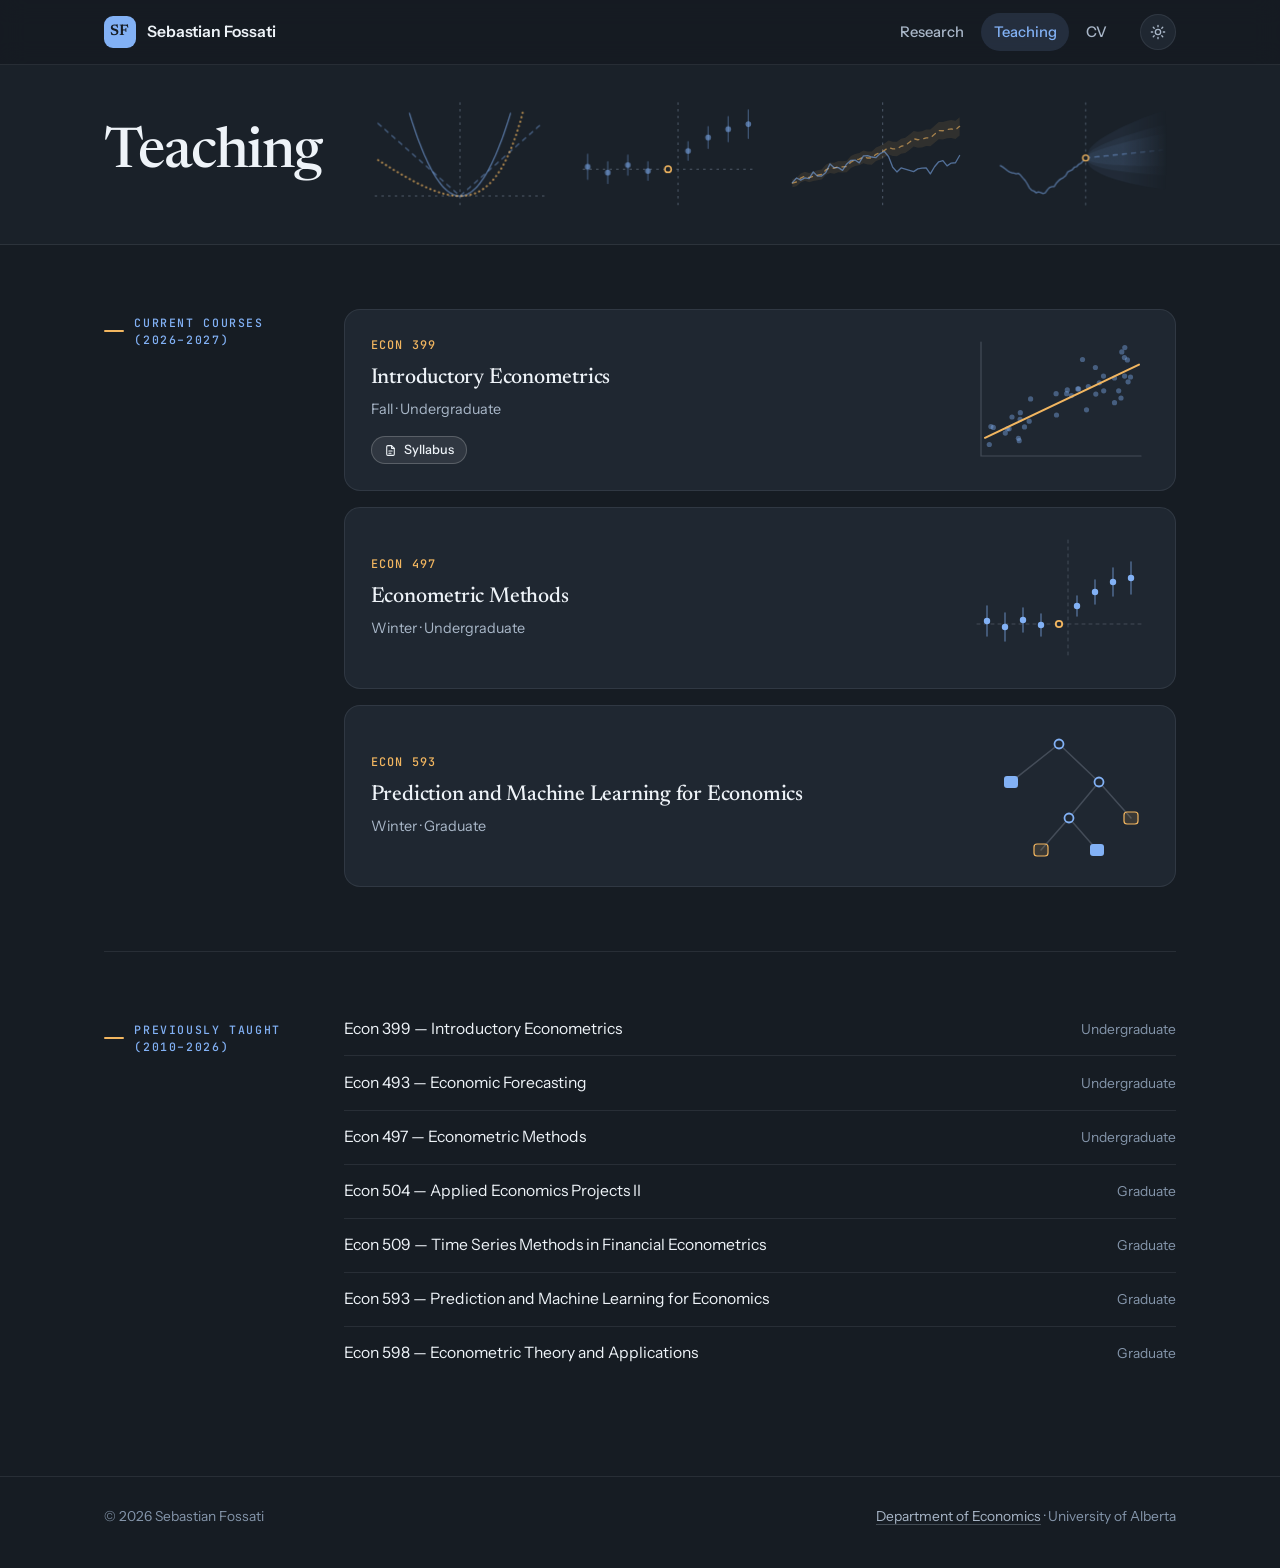
<file: teaching.html>
<!doctype html>
<html lang="en">
<head>
  <meta charset="utf-8">
  <meta name="viewport" content="width=device-width, initial-scale=1">
  <title>Teaching — Sebastian Fossati</title>
  <meta name="description" content="Courses taught by Sebastian Fossati, Department of Economics, University of Alberta.">
  <!-- Link previews — absolute URLs; update if the site's address changes. -->
  <link rel="canonical" href="https://sebafossati.github.io/teaching.html">
  <meta property="og:type" content="website">
  <meta property="og:site_name" content="Sebastian Fossati">
  <meta property="og:title" content="Teaching — Sebastian Fossati">
  <meta property="og:description" content="Courses taught by Sebastian Fossati, Department of Economics, University of Alberta.">
  <meta property="og:url" content="https://sebafossati.github.io/teaching.html">
  <meta property="og:image" content="https://sebafossati.github.io/assets/img/portrait.jpg">
  <meta name="twitter:card" content="summary">
  <!-- Browser toolbar color on phones (navy; light when the visitor picks
       light mode — see the script below and assets/js/theme.js) -->
  <meta name="theme-color" content="#161c23">
  <link rel="icon" href="assets/img/favicon.svg" type="image/svg+xml">
  <link rel="preconnect" href="https://fonts.googleapis.com">
  <link rel="preconnect" href="https://fonts.gstatic.com" crossorigin>
  <link href="https://fonts.googleapis.com/css2?family=Instrument+Sans:wght@400..700&family=JetBrains+Mono:wght@400..600&family=Newsreader:ital,opsz,wght@0,6..72,400..600;1,6..72,400..500&display=swap" rel="stylesheet">
  <link rel="stylesheet" href="assets/css/style.css">
  <!-- Sets light or dark before the page paints: the visitor's saved choice
       if they have used the toggle, otherwise dark -->
  <script>
    (function () {
      var t = null;
      try { t = localStorage.getItem("theme"); } catch (e) {}
      if (t !== "light" && t !== "dark") {
        t = "dark";
      }
      document.documentElement.dataset.theme = t;
      if (t === "light") document.querySelector('meta[name="theme-color"]').content = "#eaeef3";
    })();
  </script>
</head>
<body>
  <a class="skip" href="#main">Skip to content</a>

  <!-- ====================================================================
       HEADER — identical on every page. If you edit the nav here,
       copy the change to index.html and research.html too.
       ==================================================================== -->
  <header class="site-header">
    <nav class="nav wrap" aria-label="Main">
      <a class="brand" href="index.html">
        <span class="brand-full">Sebastian Fossati</span>
        <span class="brand-short">SF</span>
      </a>
      <div class="nav-links">
        <a href="research.html">Research</a>
        <a href="teaching.html" aria-current="page">Teaching</a>
        <a href="assets/fossati_cv.pdf" target="_blank" rel="noopener">CV</a>
      </div>
      <button class="theme-toggle" type="button" aria-label="Toggle dark mode">
        <svg class="icon-moon" viewBox="0 0 24 24" fill="none" stroke="currentColor" stroke-width="2" stroke-linecap="round" stroke-linejoin="round" aria-hidden="true"><path d="M21 12.8A9 9 0 1 1 11.2 3a7 7 0 0 0 9.8 9.8z"/></svg>
        <svg class="icon-sun" viewBox="0 0 24 24" fill="none" stroke="currentColor" stroke-width="2" stroke-linecap="round" stroke-linejoin="round" aria-hidden="true"><circle cx="12" cy="12" r="4"/><path d="M12 2v2m0 16v2M4.9 4.9l1.4 1.4m11.4 11.4 1.4 1.4M2 12h2m16 0h2M4.9 19.1l1.4-1.4M17.7 6.3l1.4-1.4"/></svg>
      </button>
    </nav>
  </header>

  <main id="main">

    <!-- ==================================================================
         PAGE HEADER — the title on the left; to its right, a row of up to
         four same-size cards, each holding one small decorative chart.
         Research and Teaching share the same cards.

         The cards are listed in PRIORITY order, 1 to 4, and drawn right
         to left, so on a wide window the row reads 4 3 2 1:
           1  forecast path (history, then a fan chart)
           2  synthetic control (actual series vs its synthetic
              counterfactual, with a band, after a policy date)
           3  difference-in-differences (event-study estimates with 95%
              intervals around the treatment date)
           4  loss functions (squared, absolute, asymmetric LinEx)
         Card 1 always shows; as the window gets narrower, cards drop off
         from the left (4 first, then 3, then 2), so the row never runs
         under the title. To reorder, move an <svg class="head-card …">
         block. Charts that are not in use (a scatter plot with a fitted
         line, distance rings around a street segment) are kept in an
         HTML comment at the end of the row.
         ================================================================== -->
    <header class="page-head">
      <div class="wrap">
        <h1 class="fade-in">Teaching</h1>
        <div class="head-cards" aria-hidden="true">
          <svg class="head-card card-fan" viewBox="0 0 220 132" focusable="false">
            <defs>
              <linearGradient id="fan-fade" gradientUnits="userSpaceOnUse" x1="112" y1="0" x2="210" y2="0">
                <stop offset="0.45" class="fan-stop-on"/>
                <stop offset="1" class="fan-stop-off"/>
              </linearGradient>
            </defs>
            <g class="fan">
              <path d="M112.0 70.5 L116.5 59.7 L120.9 54.9 L125.4 51.2 L129.8 47.9 L134.3 45.0 L138.7 42.4 L143.2 39.9 L147.6 37.5 L152.1 35.2 L156.5 33.1 L161.0 31.1 L165.5 29.1 L169.9 27.1 L174.4 25.2 L178.8 23.4 L183.3 21.6 L187.7 19.9 L192.2 18.2 L196.6 16.6 L201.1 14.9 L205.5 13.3 L210.0 11.8 L210.0 109.0 L205.5 108.4 L201.1 107.7 L196.6 107.0 L192.2 106.2 L187.7 105.5 L183.3 104.7 L178.8 103.8 L174.4 102.8 L169.9 101.9 L165.5 100.9 L161.0 99.8 L156.5 98.7 L152.1 97.5 L147.6 96.2 L143.2 94.7 L138.7 93.2 L134.3 91.3 L129.8 89.4 L125.4 87.0 L120.9 84.2 L116.5 80.4 L112.0 70.5 Z"/>
              <path d="M112.0 70.5 L116.5 63.5 L120.9 60.2 L125.4 57.8 L129.8 55.5 L134.3 53.5 L138.7 51.6 L143.2 49.9 L147.6 48.2 L152.1 46.6 L156.5 45.1 L161.0 43.6 L165.5 42.2 L169.9 40.9 L174.4 39.5 L178.8 38.1 L183.3 36.8 L187.7 35.5 L192.2 34.4 L196.6 33.0 L201.1 31.9 L205.5 30.7 L210.0 29.5 L210.0 91.2 L205.5 91.0 L201.1 90.8 L196.6 90.5 L192.2 90.1 L187.7 89.8 L183.3 89.5 L178.8 89.0 L174.4 88.7 L169.9 88.2 L165.5 87.8 L161.0 87.2 L156.5 86.7 L152.1 86.1 L147.6 85.5 L143.2 84.7 L138.7 83.8 L134.3 82.9 L129.8 81.8 L125.4 80.5 L120.9 78.9 L116.5 76.6 L112.0 70.5 Z"/>
              <path d="M112.0 70.5 L116.5 65.8 L120.9 63.6 L125.4 61.8 L129.8 60.2 L134.3 58.7 L138.7 57.4 L143.2 56.0 L147.6 54.9 L152.1 53.6 L156.5 52.5 L161.0 51.4 L165.5 50.3 L169.9 49.2 L174.4 48.2 L178.8 47.2 L183.3 46.2 L187.7 45.2 L192.2 44.2 L196.6 43.3 L201.1 42.4 L205.5 41.4 L210.0 40.5 L210.0 80.3 L205.5 80.3 L201.1 80.3 L196.6 80.2 L192.2 80.2 L187.7 80.2 L183.3 80.1 L178.8 80.0 L174.4 80.0 L169.9 79.8 L165.5 79.7 L161.0 79.5 L156.5 79.3 L152.1 79.0 L147.6 78.8 L143.2 78.5 L138.7 78.2 L134.3 77.7 L129.8 77.1 L125.4 76.5 L120.9 75.5 L116.5 74.3 L112.0 70.5 Z"/>
            </g>
            <line class="origin" x1="112" y1="4" x2="112" y2="128"/>
            <path class="line line-dashed forecast" d="M112.0 70.5 L116.5 70.0 L120.9 69.6 L125.4 69.1 L129.8 68.7 L134.3 68.2 L138.7 67.8 L143.2 67.3 L147.6 66.8 L152.1 66.3 L156.5 65.9 L161.0 65.5 L165.5 65.0 L169.9 64.5 L174.4 64.0 L178.8 63.6 L183.3 63.1 L187.7 62.7 L192.2 62.2 L196.6 61.8 L201.1 61.3 L205.5 60.9 L210.0 60.4"/>
            <path class="line draw" pathLength="1" d="M10.0 79.6 L12.6 81.1 L15.6 83.3 L18.2 85.5 L20.7 87.0 L23.3 88.1 L26.3 88.5 L28.9 89.4 L31.4 88.8 L34.0 90.9 L37.0 94.5 L39.6 97.4 L42.1 101.3 L44.7 106.2 L47.7 109.3 L50.3 110.1 L52.8 112.2 L55.4 111.1 L58.4 111.8 L61.0 113.0 L63.6 112.3 L66.6 108.0 L69.2 105.5 L71.7 104.7 L74.3 104.6 L77.3 100.0 L79.9 97.3 L82.4 95.5 L85.0 94.2 L88.0 91.7 L90.6 87.0 L93.1 85.8 L95.7 84.8 L98.7 81.3 L101.3 80.7 L103.8 77.9 L106.4 76.8 L109.4 73.5 L112.0 70.5"/>
            <circle class="marker" cx="112" cy="70.5" r="3.5"/>
          </svg>
          <svg class="head-card card-synth" viewBox="0 0 220 132" focusable="false">
            <line class="ref" x1="118" y1="4" x2="118" y2="128"/>
            <path class="band" d="M10.0 95.6 L15.0 94.1 L20.0 89.2 L25.0 86.9 L30.0 88.4 L35.0 86.6 L40.0 85.3 L45.0 84.2 L50.0 78.6 L55.0 75.9 L60.0 76.3 L65.0 74.2 L70.0 74.4 L75.0 73.8 L80.0 68.3 L85.0 65.7 L90.0 64.5 L95.0 61.7 L100.0 62.9 L105.0 62.8 L110.0 58.1 L115.0 56.0 L120.0 53.2 L125.0 49.6 L130.0 51.1 L135.0 51.0 L140.0 47.6 L145.0 46.4 L150.0 42.5 L155.0 38.2 L160.0 39.2 L165.0 38.6 L170.0 36.6 L175.0 36.5 L180.0 32.1 L185.0 27.5 L190.0 27.6 L195.0 25.9 L200.0 25.1 L205.0 26.0 L210.0 21.7 L210.0 43.7 L205.0 47.7 L200.0 46.5 L195.0 47.0 L190.0 48.4 L185.0 48.0 L180.0 52.3 L175.0 56.4 L170.0 56.2 L165.0 57.9 L160.0 58.2 L155.0 56.9 L150.0 60.9 L145.0 64.5 L140.0 65.4 L135.0 68.5 L130.0 68.3 L125.0 66.5 L120.0 69.8 L115.0 72.3 L110.0 74.1 L105.0 78.5 L100.0 78.3 L95.0 76.8 L90.0 79.3 L85.0 80.2 L80.0 82.5 L75.0 87.7 L70.0 88.0 L65.0 87.5 L60.0 89.3 L55.0 88.6 L50.0 91.0 L45.0 96.3 L40.0 97.1 L35.0 98.1 L30.0 99.6 L25.0 97.8 L20.0 99.8 L15.0 104.4 L10.0 105.6 Z"/>
            <path class="line line-dashed" d="M10.0 100.6 L15.0 99.2 L20.0 94.5 L25.0 92.3 L30.0 94.0 L35.0 92.4 L40.0 91.2 L45.0 90.2 L50.0 84.8 L55.0 82.3 L60.0 82.8 L65.0 80.8 L70.0 81.2 L75.0 80.8 L80.0 75.4 L85.0 72.9 L90.0 71.9 L95.0 69.2 L100.0 70.6 L105.0 70.6 L110.0 66.1 L115.0 64.1 L120.0 61.5 L125.0 58.0 L130.0 59.7 L135.0 59.7 L140.0 56.5 L145.0 55.4 L150.0 51.7 L155.0 47.5 L160.0 48.7 L165.0 48.2 L170.0 46.4 L175.0 46.5 L180.0 42.2 L185.0 37.8 L190.0 38.0 L195.0 36.5 L200.0 35.8 L205.0 36.8 L210.0 32.7"/>
            <path class="line draw" pathLength="1" d="M10.0 100.0 L15.0 94.5 L20.0 97.1 L25.0 94.3 L30.0 95.3 L35.0 87.2 L40.0 92.2 L45.0 92.1 L50.0 87.8 L55.0 77.6 L60.0 82.1 L65.0 82.0 L70.0 85.3 L75.0 77.6 L80.0 73.4 L85.0 73.0 L90.0 76.4 L95.0 68.1 L100.0 67.7 L105.0 69.4 L110.0 70.0 L115.0 65.2 L120.0 62.8 L125.0 68.7 L130.0 81.6 L135.0 87.2 L140.0 82.4 L145.0 83.8 L150.0 85.3 L155.0 86.8 L160.0 83.6 L165.0 82.7 L170.0 82.4 L175.0 89.5 L180.0 81.0 L185.0 75.1 L190.0 73.6 L195.0 80.0 L200.0 76.6 L205.0 76.2 L210.0 67.6"/>
          </svg>
          <svg class="head-card card-event" viewBox="0 0 220 132" focusable="false">
            <line class="ref" x1="8" y1="84" x2="212" y2="84"/>
            <line class="ref" x1="122" y1="4" x2="122" y2="128"/>
            <g class="pop" style="--i:0"><path class="ci-bar" d="M14 66.0 L14 96.0"/><circle class="est" cx="14" cy="81.0" r="3.4"/></g>
            <g class="pop" style="--i:1"><path class="ci-bar" d="M38 75.0 L38 101.0"/><circle class="est" cx="38" cy="88.0" r="3.4"/></g>
            <g class="pop" style="--i:2"><path class="ci-bar" d="M62 67.0 L62 91.0"/><circle class="est" cx="62" cy="79.0" r="3.4"/></g>
            <g class="pop" style="--i:3"><path class="ci-bar" d="M86 75.0 L86 97.0"/><circle class="est" cx="86" cy="86.0" r="3.4"/></g>
            <circle class="est-ref pop" style="--i:4" cx="110" cy="84" r="3.8"/>
            <g class="pop" style="--i:5"><path class="ci-bar" d="M134 51.0 L134 73.0"/><circle class="est" cx="134" cy="62.0" r="3.4"/></g>
            <g class="pop" style="--i:6"><path class="ci-bar" d="M158 33.0 L158 59.0"/><circle class="est" cx="158" cy="46.0" r="3.4"/></g>
            <g class="pop" style="--i:7"><path class="ci-bar" d="M182 21.0 L182 51.0"/><circle class="est" cx="182" cy="36.0" r="3.4"/></g>
            <g class="pop" style="--i:8"><path class="ci-bar" d="M206 13.0 L206 47.0"/><circle class="est" cx="206" cy="30.0" r="3.4"/></g>
          </svg>
          <svg class="head-card card-loss" viewBox="0 0 220 132" focusable="false">
            <line class="ref" x1="8" y1="116" x2="212" y2="116"/>
            <line class="ref" x1="110" y1="4" x2="110" y2="128"/>
            <path class="line grow-up" style="--i:0" d="M49.6 17.0 L51.2 22.2 L52.8 27.4 L54.5 32.4 L56.1 37.2 L57.7 41.9 L59.3 46.5 L61.0 50.9 L62.7 55.2 L64.3 59.3 L65.9 63.3 L67.5 67.1 L69.2 70.8 L70.8 74.3 L72.4 77.7 L74.1 81.0 L75.7 84.1 L77.3 87.1 L79.0 89.9 L80.6 92.6 L82.2 95.1 L83.9 97.5 L85.5 99.7 L87.1 101.8 L88.7 103.8 L90.4 105.6 L92.0 107.3 L93.6 108.8 L95.3 110.2 L97.0 111.4 L98.6 112.5 L100.2 113.4 L101.8 114.2 L103.5 114.8 L105.1 115.4 L106.7 115.7 L108.4 115.9 L110.0 116.0 L111.6 115.9 L113.3 115.7 L114.9 115.4 L116.5 114.8 L118.2 114.2 L119.8 113.4 L121.4 112.5 L123.0 111.4 L124.7 110.2 L126.3 108.8 L128.0 107.3 L129.6 105.6 L131.3 103.8 L132.9 101.8 L134.5 99.7 L136.1 97.5 L137.8 95.1 L139.4 92.6 L141.0 89.9 L142.7 87.1 L144.3 84.1 L145.9 81.0 L147.6 77.7 L149.2 74.3 L150.8 70.8 L152.5 67.1 L154.1 63.3 L155.7 59.3 L157.3 55.2 L159.0 50.9 L160.7 46.5 L162.3 41.9 L163.9 37.2 L165.5 32.4 L167.2 27.4 L168.8 22.2 L170.4 17.0"/>
            <path class="line loss-l1 grow-up" style="--i:1" d="M12.0 29.2 L13.6 30.6 L15.3 32.1 L16.9 33.5 L18.5 35.0 L20.2 36.4 L21.8 37.9 L23.4 39.3 L25.0 40.8 L26.7 42.2 L28.3 43.7 L30.0 45.1 L31.6 46.6 L33.3 48.0 L34.9 49.4 L36.5 50.9 L38.1 52.3 L39.8 53.8 L41.4 55.2 L43.0 56.7 L44.7 58.1 L46.3 59.6 L47.9 61.0 L49.6 62.5 L51.2 63.9 L52.8 65.4 L54.5 66.8 L56.1 68.3 L57.7 69.7 L59.3 71.2 L61.0 72.6 L62.7 74.0 L64.3 75.5 L65.9 76.9 L67.5 78.4 L69.2 79.8 L70.8 81.3 L72.4 82.7 L74.1 84.2 L75.7 85.6 L77.3 87.1 L79.0 88.5 L80.6 90.0 L82.2 91.4 L83.9 92.9 L85.5 94.3 L87.1 95.7 L88.7 97.2 L90.4 98.6 L92.0 100.1 L93.6 101.5 L95.3 103.0 L97.0 104.4 L98.6 105.9 L100.2 107.3 L101.8 108.8 L103.5 110.2 L105.1 111.7 L106.7 113.1 L108.4 114.6 L110.0 116.0 L111.6 114.6 L113.3 113.1 L114.9 111.7 L116.5 110.2 L118.2 108.8 L119.8 107.3 L121.4 105.9 L123.0 104.4 L124.7 103.0 L126.3 101.5 L128.0 100.1 L129.6 98.6 L131.3 97.2 L132.9 95.7 L134.5 94.3 L136.1 92.9 L137.8 91.4 L139.4 90.0 L141.0 88.5 L142.7 87.1 L144.3 85.6 L145.9 84.2 L147.6 82.7 L149.2 81.3 L150.8 79.8 L152.5 78.4 L154.1 76.9 L155.7 75.5 L157.3 74.0 L159.0 72.6 L160.7 71.2 L162.3 69.7 L163.9 68.3 L165.5 66.8 L167.2 65.4 L168.8 63.9 L170.4 62.5 L172.1 61.0 L173.7 59.6 L175.3 58.1 L177.0 56.7 L178.6 55.2 L180.2 53.8 L181.9 52.3 L183.5 50.9 L185.1 49.4 L186.7 48.0 L188.4 46.6 L190.0 45.1 L191.7 43.7 L193.3 42.2 L195.0 40.8 L196.6 39.3 L198.2 37.9 L199.8 36.4 L201.5 35.0 L203.1 33.5 L204.7 32.1 L206.4 30.6 L208.0 29.2"/>
            <path class="line loss-asym grow-up" style="--i:2" d="M12.0 72.9 L13.6 73.9 L15.3 75.0 L16.9 76.0 L18.5 77.1 L20.2 78.1 L21.8 79.1 L23.4 80.1 L25.0 81.2 L26.7 82.1 L28.3 83.1 L30.0 84.2 L31.6 85.2 L33.3 86.1 L34.9 87.1 L36.5 88.0 L38.1 89.0 L39.8 90.0 L41.4 90.9 L43.0 91.9 L44.7 92.8 L46.3 93.7 L47.9 94.6 L49.6 95.5 L51.2 96.4 L52.8 97.3 L54.5 98.2 L56.1 99.0 L57.7 99.9 L59.3 100.7 L61.0 101.5 L62.7 102.3 L64.3 103.1 L65.9 103.8 L67.5 104.6 L69.2 105.4 L70.8 106.1 L72.4 106.8 L74.1 107.5 L75.7 108.1 L77.3 108.8 L79.0 109.4 L80.6 110.0 L82.2 110.6 L83.9 111.1 L85.5 111.7 L87.1 112.2 L88.7 112.7 L90.4 113.2 L92.0 113.6 L93.6 114.0 L95.3 114.3 L97.0 114.7 L98.6 115.0 L100.2 115.2 L101.8 115.5 L103.5 115.7 L105.1 115.8 L106.7 115.9 L108.4 116.0 L110.0 116.0 L111.6 116.0 L113.3 115.9 L114.9 115.8 L116.5 115.6 L118.2 115.4 L119.8 115.1 L121.4 114.7 L123.0 114.3 L124.7 113.9 L126.3 113.3 L128.0 112.8 L129.6 112.1 L131.3 111.3 L132.9 110.5 L134.5 109.6 L136.1 108.6 L137.8 107.5 L139.4 106.3 L141.0 105.1 L142.7 103.7 L144.3 102.2 L145.9 100.7 L147.6 98.9 L149.2 97.1 L150.8 95.2 L152.5 93.1 L154.1 91.0 L155.7 88.7 L157.3 86.2 L159.0 83.6 L160.7 80.8 L162.3 77.9 L163.9 74.8 L165.5 71.6 L167.2 68.1 L168.8 64.5 L170.4 60.7 L172.1 56.6 L173.7 52.4 L175.3 47.9 L177.0 43.2 L178.6 38.3 L180.2 33.1 L181.9 27.7 L183.5 22.0 L185.1 16.0"/>
          </svg>
          <!-- Not in use; to bring one back, move it above this comment.
          <svg class="head-card card-scatter" viewBox="0 0 220 132" focusable="false">
            <path class="ci" d="M10.0 99.9 L15.3 98.2 L20.5 96.5 L25.8 94.8 L31.1 93.1 L36.3 91.3 L41.6 89.7 L46.8 87.9 L52.1 86.2 L57.4 84.4 L62.6 82.7 L67.9 80.9 L73.2 79.1 L78.4 77.3 L83.7 75.5 L88.9 73.6 L94.2 71.8 L99.5 69.8 L104.7 67.9 L110.0 66.0 L115.3 64.0 L120.5 62.0 L125.8 59.9 L131.1 57.8 L136.3 55.6 L141.6 53.5 L146.8 51.4 L152.1 49.1 L157.4 46.9 L162.6 44.6 L167.9 42.4 L173.2 40.1 L178.4 37.8 L183.7 35.5 L188.9 33.2 L194.2 30.9 L199.5 28.6 L204.7 26.2 L210.0 23.9 L210.0 39.8 L204.7 41.5 L199.5 43.1 L194.2 44.9 L188.9 46.6 L183.7 48.4 L178.4 50.1 L173.2 51.9 L167.9 53.6 L162.6 55.5 L157.4 57.3 L152.1 59.1 L146.8 61.0 L141.6 62.9 L136.3 64.8 L131.1 66.7 L125.8 68.7 L120.5 70.7 L115.3 72.7 L110.0 74.8 L104.7 76.8 L99.5 79.0 L94.2 81.2 L88.9 83.3 L83.7 85.5 L78.4 87.8 L73.2 90.0 L67.9 92.3 L62.6 94.6 L57.4 96.9 L52.1 99.2 L46.8 101.5 L41.6 103.8 L36.3 106.2 L31.1 108.5 L25.8 110.8 L20.5 113.2 L15.3 115.6 L10.0 118.0 Z"/>
            <g class="dots">
              <circle cx="15.5" cy="116.0" r="2.8"/>
              <circle cx="17.6" cy="97.0" r="2.8"/>
              <circle cx="20.8" cy="98.0" r="2.8"/>
              <circle cx="36.3" cy="104.0" r="2.8"/>
              <circle cx="38.9" cy="99.5" r="2.8"/>
              <circle cx="41.3" cy="99.5" r="2.8"/>
              <circle cx="45.0" cy="87.0" r="2.8"/>
              <circle cx="53.4" cy="109.5" r="2.8"/>
              <circle cx="54.5" cy="112.0" r="2.8"/>
              <circle cx="55.5" cy="89.5" r="2.8"/>
              <circle cx="55.8" cy="82.5" r="2.8"/>
              <circle cx="61.3" cy="97.5" r="2.8"/>
              <circle cx="67.4" cy="91.5" r="2.8"/>
              <circle cx="69.2" cy="68.0" r="2.8"/>
              <circle cx="102.4" cy="62.5" r="2.8"/>
              <circle cx="102.9" cy="85.0" r="2.8"/>
              <circle cx="116.1" cy="62.5" r="2.8"/>
              <circle cx="116.8" cy="58.5" r="2.8"/>
              <circle cx="122.4" cy="64.5" r="2.8"/>
              <circle cx="130.5" cy="57.5" r="2.8"/>
              <circle cx="131.6" cy="57.5" r="2.8"/>
              <circle cx="136.6" cy="26.5" r="2.8"/>
              <circle cx="141.8" cy="79.5" r="2.8"/>
              <circle cx="144.2" cy="55.0" r="2.8"/>
              <circle cx="153.4" cy="35.0" r="2.8"/>
              <circle cx="153.9" cy="63.0" r="2.8"/>
              <circle cx="158.4" cy="51.0" r="2.8"/>
              <circle cx="163.9" cy="44.0" r="2.8"/>
              <circle cx="164.2" cy="59.5" r="2.8"/>
              <circle cx="178.2" cy="72.0" r="2.8"/>
              <circle cx="178.2" cy="46.0" r="2.8"/>
              <circle cx="183.7" cy="59.5" r="2.8"/>
              <circle cx="186.6" cy="67.0" r="2.8"/>
              <circle cx="187.6" cy="18.5" r="2.8"/>
              <circle cx="191.1" cy="24.5" r="2.8"/>
              <circle cx="191.3" cy="44.0" r="2.8"/>
              <circle cx="191.6" cy="14.0" r="2.8"/>
              <circle cx="195.0" cy="27.0" r="2.8"/>
              <circle cx="195.8" cy="50.0" r="2.8"/>
              <circle cx="198.9" cy="45.0" r="2.8"/>
            </g>
            <path class="line draw" style="--i:2" pathLength="1" d="M10.0 108.9 L210.0 31.8"/>
          </svg>
          <svg class="head-card card-ring" viewBox="0 0 220 132" focusable="false">
            <rect class="ring grow" style="--i:3" x="7.0" y="3.0" width="206" height="126" rx="58"/>
            <rect class="ring grow" style="--i:2" x="22.0" y="15.0" width="176" height="102" rx="48"/>
            <rect class="ring grow" style="--i:1" x="37.0" y="27.0" width="146" height="78" rx="37"/>
            <rect class="ring grow" style="--i:0" x="52.0" y="39.0" width="116" height="54" rx="26"/>
            <rect class="core grow" style="--i:-1" x="68" y="50" width="84" height="32" rx="16"/>
            <g class="street pop" style="--i:0">
              <path d="M80 66 L140 66"/>
              <rect x="82" y="58.5" width="3.6" height="3.6"/> <rect x="89" y="58.5" width="3.6" height="3.6"/> <rect x="96" y="58.5" width="3.6" height="3.6"/> <rect x="103" y="58.5" width="3.6" height="3.6"/> <rect x="110" y="58.5" width="3.6" height="3.6"/> <rect x="117" y="58.5" width="3.6" height="3.6"/> <rect x="124" y="58.5" width="3.6" height="3.6"/> <rect x="131" y="58.5" width="3.6" height="3.6"/> <rect x="138" y="58.5" width="3.6" height="3.6"/> <rect x="82" y="70" width="3.6" height="3.6"/> <rect x="89" y="70" width="3.6" height="3.6"/> <rect x="96" y="70" width="3.6" height="3.6"/> <rect x="103" y="70" width="3.6" height="3.6"/> <rect x="110" y="70" width="3.6" height="3.6"/> <rect x="117" y="70" width="3.6" height="3.6"/> <rect x="124" y="70" width="3.6" height="3.6"/> <rect x="131" y="70" width="3.6" height="3.6"/> <rect x="138" y="70" width="3.6" height="3.6"/>
            </g>
          </svg>
          -->
        </div>
      </div>
    </header>

    <div class="wrap">

    <!-- ==================================================================
         CURRENT COURSES

         TO ADD A COURSE: copy an entire <li class="card course-card"> … </li>
         block and edit the code, title, and term. Add a course-links line
         if you have a syllabus or course page to link to.

         Each card has a small decorative figure on the right (hidden on
         phones). It is the <svg class="course-fig"> block; delete it for a
         text-only card, or copy one from another course.
         ================================================================== -->
    <section class="section">
      <h2>Current courses (2026–2027)</h2>
      <ul class="card-grid course-list">

        <li class="card course-card">
          <div class="course-text">
            <p class="course-code">Econ 399</p>
            <h3>Introductory Econometrics</h3>
            <p class="course-term">Fall · Undergraduate</p>
            <p class="course-links">
              <a href="assets/syllabi/399_outline.pdf" target="_blank" rel="noopener">Syllabus</a>
            </p>
          </div>
          <svg class="course-fig" viewBox="0 0 180 132" aria-hidden="true" focusable="false">
            <!-- scatter plot with a fitted regression line: the same 40 points
                 as the scatter card in the page header (seed 5), rescaled -->
            <path class="fig-axis" d="M12 8 L12 122 L172 122"/>
            <circle class="fig-dot" cx="20.3" cy="110.5" r="2.6"/>
            <circle class="fig-dot" cx="21.9" cy="92.5" r="2.6"/>
            <circle class="fig-dot" cx="24.3" cy="93.4" r="2.6"/>
            <circle class="fig-dot" cx="36.3" cy="99.1" r="2.6"/>
            <circle class="fig-dot" cx="38.3" cy="94.8" r="2.6"/>
            <circle class="fig-dot" cx="40.1" cy="94.8" r="2.6"/>
            <circle class="fig-dot" cx="43.0" cy="83.0" r="2.6"/>
            <circle class="fig-dot" cx="49.4" cy="104.3" r="2.6"/>
            <circle class="fig-dot" cx="50.2" cy="106.7" r="2.6"/>
            <circle class="fig-dot" cx="51.1" cy="85.3" r="2.6"/>
            <circle class="fig-dot" cx="51.3" cy="78.7" r="2.6"/>
            <circle class="fig-dot" cx="55.5" cy="92.9" r="2.6"/>
            <circle class="fig-dot" cx="60.2" cy="87.2" r="2.6"/>
            <circle class="fig-dot" cx="61.6" cy="64.9" r="2.6"/>
            <circle class="fig-dot" cx="87.1" cy="59.7" r="2.6"/>
            <circle class="fig-dot" cx="87.5" cy="81.0" r="2.6"/>
            <circle class="fig-dot" cx="97.7" cy="59.7" r="2.6"/>
            <circle class="fig-dot" cx="98.3" cy="55.9" r="2.6"/>
            <circle class="fig-dot" cx="102.5" cy="61.6" r="2.6"/>
            <circle class="fig-dot" cx="108.8" cy="54.9" r="2.6"/>
            <circle class="fig-dot" cx="109.6" cy="54.9" r="2.6"/>
            <circle class="fig-dot" cx="113.5" cy="25.5" r="2.6"/>
            <circle class="fig-dot" cx="117.5" cy="75.8" r="2.6"/>
            <circle class="fig-dot" cx="119.3" cy="52.5" r="2.6"/>
            <circle class="fig-dot" cx="126.4" cy="33.5" r="2.6"/>
            <circle class="fig-dot" cx="126.8" cy="60.1" r="2.6"/>
            <circle class="fig-dot" cx="130.3" cy="48.8" r="2.6"/>
            <circle class="fig-dot" cx="134.5" cy="42.1" r="2.6"/>
            <circle class="fig-dot" cx="134.7" cy="56.8" r="2.6"/>
            <circle class="fig-dot" cx="145.5" cy="68.7" r="2.6"/>
            <circle class="fig-dot" cx="145.5" cy="44.0" r="2.6"/>
            <circle class="fig-dot" cx="149.7" cy="56.8" r="2.6"/>
            <circle class="fig-dot" cx="152.0" cy="64.0" r="2.6"/>
            <circle class="fig-dot" cx="152.8" cy="17.9" r="2.6"/>
            <circle class="fig-dot" cx="155.4" cy="23.6" r="2.6"/>
            <circle class="fig-dot" cx="155.6" cy="42.1" r="2.6"/>
            <circle class="fig-dot" cx="155.8" cy="13.6" r="2.6"/>
            <circle class="fig-dot" cx="158.4" cy="25.9" r="2.6"/>
            <circle class="fig-dot" cx="159.1" cy="47.8" r="2.6"/>
            <circle class="fig-dot" cx="161.5" cy="43.0" r="2.6"/>
            <path class="fig-line" d="M16 103.8 L170 30.6"/>
          </svg>
        </li>

        <li class="card course-card">
          <div class="course-text">
            <p class="course-code">Econ 497</p>
            <h3>Econometric Methods</h3>
            <p class="course-term">Winter · Undergraduate</p>
          </div>
          <svg class="course-fig" viewBox="0 0 180 132" aria-hidden="true" focusable="false">
            <!-- event study: estimates and 95% intervals by period;
                 the reference period (hollow) sits in the middle -->
            <path class="fig-ref" d="M8 92 L172 92"/>
            <path class="fig-ref" d="M99 8 L99 124"/>
            <path class="fig-ci" d="M18 74.0 L18 104.0"/>
            <circle class="fig-dot fig-dot-solid" cx="18" cy="89.0" r="3.2"/>
            <path class="fig-ci" d="M36 81.0 L36 109.0"/>
            <circle class="fig-dot fig-dot-solid" cx="36" cy="95.0" r="3.2"/>
            <path class="fig-ci" d="M54 76.0 L54 100.0"/>
            <circle class="fig-dot fig-dot-solid" cx="54" cy="88.0" r="3.2"/>
            <path class="fig-ci" d="M72 82.0 L72 104.0"/>
            <circle class="fig-dot fig-dot-solid" cx="72" cy="93.0" r="3.2"/>
            <circle class="fig-dot fig-dot-hollow" cx="90" cy="92" r="3.2"/>
            <path class="fig-ci" d="M108 64.0 L108 84.0"/>
            <circle class="fig-dot fig-dot-solid" cx="108" cy="74.0" r="3.2"/>
            <path class="fig-ci" d="M126 48.0 L126 72.0"/>
            <circle class="fig-dot fig-dot-solid" cx="126" cy="60.0" r="3.2"/>
            <path class="fig-ci" d="M144 36.0 L144 64.0"/>
            <circle class="fig-dot fig-dot-solid" cx="144" cy="50.0" r="3.2"/>
            <path class="fig-ci" d="M162 30.0 L162 62.0"/>
            <circle class="fig-dot fig-dot-solid" cx="162" cy="46.0" r="3.2"/>
          </svg>
        </li>

        <li class="card course-card">
          <div class="course-text">
            <p class="course-code">Econ 593</p>
            <h3>Prediction and Machine Learning for Economics</h3>
            <p class="course-term">Winter · Graduate</p>
          </div>
          <svg class="course-fig" viewBox="0 0 180 132" aria-hidden="true" focusable="false">
            <!-- classification tree -->
            <path class="fig-edge" d="M90 14 L42 52"/>
            <path class="fig-edge" d="M90 14 L130 52"/>
            <path class="fig-edge" d="M130 52 L100 88"/>
            <path class="fig-edge" d="M130 52 L162 88"/>
            <path class="fig-edge" d="M100 88 L72 120"/>
            <path class="fig-edge" d="M100 88 L128 120"/>
            <circle class="fig-node" cx="90" cy="14" r="4.5"/>
            <circle class="fig-node" cx="130" cy="52" r="4.5"/>
            <circle class="fig-node" cx="100" cy="88" r="4.5"/>
            <rect class="fig-leaf fig-leaf-a" x="35" y="46" width="14" height="12" rx="3"/>
            <rect class="fig-leaf fig-leaf-b" x="155" y="82" width="14" height="12" rx="3"/>
            <rect class="fig-leaf fig-leaf-b" x="65" y="114" width="14" height="12" rx="3"/>
            <rect class="fig-leaf fig-leaf-a" x="121" y="114" width="14" height="12" rx="3"/>
          </svg>
        </li>

      </ul>
    </section>

    <!-- ==================================================================
         PREVIOUSLY TAUGHT — one line each; copy a <li> to add another.
         ================================================================== -->
    <section class="section">
      <h2>Previously taught (2010–2026)</h2>
      <ul class="plain-list">
        <li>
          <span>Econ 399 — Introductory Econometrics</span>
          <span class="when">Undergraduate</span>
        </li>
        <li>
          <span>Econ 493 — Economic Forecasting</span>
          <span class="when">Undergraduate</span>
        </li>
        <li>
          <span>Econ 497 — Econometric Methods</span>
          <span class="when">Undergraduate</span>
        </li>
        <li>
          <span>Econ 504 — Applied Economics Projects II</span>
          <span class="when">Graduate</span>
        </li>
        <li>
          <span>Econ 509 — Time Series Methods in Financial Econometrics</span>
          <span class="when">Graduate</span>
        </li>
        <li>
          <span>Econ 593 — Prediction and Machine Learning for Economics</span>
          <span class="when">Graduate</span>
        </li>
        <li>
          <span>Econ 598 — Econometric Theory and Applications</span>
          <span class="when">Graduate</span>
        </li>
      </ul>
    </section>

    </div>

  </main>

  <!-- ====================================================================
       FOOTER — identical on every page.
       ==================================================================== -->
  <footer class="site-footer">
    <div class="wrap">
      <p>© 2026 Sebastian Fossati</p>
      <p><a href="https://www.economics.ualberta.ca/" target="_blank" rel="noopener">Department of Economics</a> · University of Alberta</p>
    </div>
  </footer>

  <script src="assets/js/theme.js"></script>
</body>
</html>
</file>
<file: assets/css/style.css>
/* ==========================================================================
   style.css — all styling for the site.

   Colors: a dark slate base, a bright blue accent, gold for
   highlights and labels, and teal for subject tags. Small labels,
   years and course codes are set in JetBrains Mono. The site opens in
   dark mode; the toggle in the header switches to light. To change the
   look, edit the variables in the blocks below: the first "theme" block
   is dark mode, the second is light mode. Fonts
   are set in the "Type" block.
   ========================================================================== */

/* ---- Type (shared by both themes) ---------------------------------------- */
:root {
  --font-sans: "Instrument Sans", system-ui, -apple-system, "Segoe UI", Roboto, sans-serif;
  --font-serif: "Newsreader", "Iowan Old Style", "Palatino Linotype", Georgia, serif;
  --font-mono: "JetBrains Mono", ui-monospace, SFMono-Regular, Menlo, monospace;
  --radius: 16px;
  --wrap: 70rem;
  --label-col: 12rem;
}

/* ---- Dark theme (also used when JavaScript is off) ------------------------- */
:root {
  --bg: #161c23;
  --surface: #1f2731;
  --band: #1a2129;
  --text: #eef3f8;
  --muted: #a9b7c8;
  --faint: #8495aa;
  --border: rgba(214, 224, 245, 0.09);
  --border-strong: rgba(214, 224, 245, 0.2);
  --accent: #82b1f5;
  --accent-soft: rgba(130, 177, 245, 0.13);
  --gold: #f2b660;
  --gold-ink: #f2b660;
  --gold-soft: rgba(242, 182, 96, 0.13);
  --teal: #4fd1c5;
  --teal-ink: #4fd1c5;
  --teal-soft: rgba(79, 209, 197, 0.13);
  --glow: rgba(130, 177, 245, 0.1);
  --chart-band: rgba(130, 177, 245, 0.05);
  --chip-bg: rgba(255, 255, 255, 0.08);
  --chip-border: rgba(255, 255, 255, 0.2);
  --chip-hover-bg: rgba(255, 255, 255, 0.16);
  --chip-hover-border: #ffffff;
  --shadow: 0 1px 2px rgba(0, 0, 0, 0.4), 0 16px 40px -10px rgba(0, 0, 0, 0.7);
  color-scheme: dark;
}

/* ---- Light theme ----------------------------------------------------------
   A mirror of the dark theme: the same slate hue (the dark page color
   #161c23 becomes the text color), the same accent hues darkened just
   enough to read on white (every text color here is at least 4.5:1 on
   the page, the header band, and the cards), and slate-tinted borders
   and chips where dark mode uses white-tinted ones. Cards are white on
   a slate-gray page, so they stand out the way they do in dark mode. */
:root[data-theme="light"] {
  --bg: #eaeef3;
  --surface: #ffffff;
  --band: #e3e5e8;
  --text: #161c23;
  --muted: #48586a;
  --faint: #536274;
  --border: rgba(22, 28, 35, 0.1);
  --border-strong: rgba(22, 28, 35, 0.22);
  --accent: #2b5fa8;
  --accent-soft: rgba(43, 95, 168, 0.1);
  --gold: #e0952f;
  --gold-ink: #9a4d08;
  --gold-soft: rgba(224, 149, 47, 0.16);
  --teal: #14a596;
  --teal-ink: #0b7067;
  --teal-soft: rgba(20, 165, 150, 0.13);
  --glow: rgba(255, 255, 255, 0.6);
  --chart-band: rgba(22, 28, 35, 0.05);
  --chip-bg: rgba(22, 28, 35, 0.04);
  --chip-border: rgba(22, 28, 35, 0.2);
  --chip-hover-bg: rgba(22, 28, 35, 0.09);
  --chip-hover-border: #161c23;
  --shadow: 0 1px 2px rgba(22, 28, 35, 0.06), 0 14px 34px -10px rgba(22, 28, 35, 0.2);
  color-scheme: light;
}

/* The decorative charts are tuned for a dark background; on a light one
   the same lines read too faint, so they are drawn a little stronger */
:root[data-theme="light"] :is(.band-chart, .head-card) .line { opacity: 0.8; }
:root[data-theme="light"] :is(.band-chart, .head-card) .line-dashed { opacity: 0.65; }
:root[data-theme="light"] .head-card .fan path { opacity: 0.12; }
:root[data-theme="light"] .head-card :is(.origin, .ref) { opacity: 0.75; }
:root[data-theme="light"] .head-card .band { opacity: 0.18; }
:root[data-theme="light"] .card-synth .line-dashed { opacity: 0.9; }
:root[data-theme="light"] .head-card .loss-l1 { opacity: 0.6; }
:root[data-theme="light"] .head-card .loss-asym { opacity: 0.95; }
:root[data-theme="light"] .card-event .ci-bar { opacity: 0.5; }
:root[data-theme="light"] .card-event .est { opacity: 0.8; }

/* Cards rest on a soft shadow in light mode (dark mode uses contrast) */
:root[data-theme="light"] :is(.card, .pubs-featured .pub) {
  box-shadow: 0 1px 2px rgba(22, 28, 35, 0.05);
}

/* ==========================================================================
   Base
   ========================================================================== */

*,
*::before,
*::after {
  box-sizing: border-box;
}

html {
  scroll-behavior: smooth;
}

body {
  margin: 0;
  font-family: var(--font-sans);
  font-size: 1rem;
  line-height: 1.65;
  color: var(--text);
  background: var(--bg);
  -webkit-font-smoothing: antialiased;
  text-rendering: optimizeLegibility;
}

::selection {
  background: var(--accent-soft);
  color: var(--accent);
}

a {
  color: var(--accent);
  text-decoration: underline;
  text-decoration-thickness: 1px;
  text-underline-offset: 3px;
  text-decoration-color: color-mix(in srgb, currentColor 30%, transparent);
  transition: text-decoration-color 0.15s ease, color 0.15s ease;
}

a:hover {
  text-decoration-color: currentColor;
}

:focus-visible {
  outline: 2px solid var(--accent);
  outline-offset: 3px;
  border-radius: 4px;
}

.wrap {
  max-width: var(--wrap);
  margin: 0 auto;
  padding: 0 1.5rem;
}

.skip {
  position: absolute;
  left: -9999px;
  top: 0;
  background: var(--bg);
  padding: 0.5rem 1rem;
  z-index: 100;
}

.skip:focus {
  left: 0;
}

/* ==========================================================================
   Header / navigation
   ========================================================================== */

.site-header {
  position: sticky;
  top: 0;
  z-index: 10;
  background: var(--bg);
  border-bottom: 1px solid var(--border);
}

@supports (backdrop-filter: blur(12px)) {
  .site-header {
    background: color-mix(in srgb, var(--bg) 82%, transparent);
    backdrop-filter: saturate(1.4) blur(12px);
    -webkit-backdrop-filter: saturate(1.4) blur(12px);
  }
}

.nav {
  display: flex;
  align-items: center;
  gap: 1rem;
  min-height: 4rem;
}

/* Brand: monogram tile + full name (name hides on small screens) */
.brand {
  display: inline-flex;
  align-items: center;
  gap: 0.7rem;
  margin-right: auto;
  font-weight: 600;
  font-size: 0.98rem;
  letter-spacing: -0.01em;
  color: var(--text);
  text-decoration: none;
  white-space: nowrap;
}

.brand .brand-short {
  order: -1;
  display: inline-grid;
  place-items: center;
  width: 2rem;
  height: 2rem;
  border-radius: 9px;
  background: var(--accent);
  color: var(--bg);
  font-family: var(--font-serif);
  font-size: 0.95rem;
  font-weight: 600;
  letter-spacing: 0.02em;
  transition: transform 0.2s ease;
}

.brand:hover .brand-short {
  transform: rotate(-6deg);
}

.nav-links {
  display: flex;
  align-items: center;
  gap: 0.25rem;
}

.nav-links a {
  padding: 0.4rem 0.8rem;
  border-radius: 999px;
  color: var(--muted);
  font-size: 0.92rem;
  font-weight: 500;
  text-decoration: none;
  transition: color 0.15s ease, background 0.15s ease;
}

.nav-links a:hover {
  color: var(--text);
  background: var(--accent-soft);
}

.nav-links a[aria-current="page"] {
  color: var(--accent);
  background: var(--accent-soft);
}

/* Theme toggle button */
.theme-toggle {
  display: inline-flex;
  align-items: center;
  justify-content: center;
  width: 2.25rem;
  height: 2.25rem;
  margin-left: 0.25rem;
  padding: 0;
  border: 1px solid var(--border);
  border-radius: 50%;
  background: var(--surface);
  color: var(--muted);
  cursor: pointer;
  transition: color 0.15s ease, border-color 0.15s ease, transform 0.2s ease;
}

.theme-toggle:hover {
  color: var(--accent);
  border-color: var(--accent);
  transform: rotate(15deg);
}

.theme-toggle svg {
  width: 1rem;
  height: 1rem;
}

/* Show sun in dark mode, moon in light mode */
.icon-moon { display: none; }
.icon-sun  { display: block; }

:root[data-theme="light"] .icon-moon { display: block; }
:root[data-theme="light"] .icon-sun  { display: none; }

/* ==========================================================================
   Decorative charts
   The landing page has an output series with shaded recessions along the
   bottom of the hero. Research and Teaching have a row of cards next to the
   title, one small chart per card (see .head-cards below). Colors come from
   --accent and --chart-band; the series each chart is "about" (forecast
   origin, counterfactual, asymmetric loss, fitted line) is in --gold.
   ========================================================================== */

.band-chart {
  position: absolute;
  left: 0;
  right: 0;
  bottom: 0;
  width: 100%;
  pointer-events: none;
}

/* Landing page: along the bottom of the hero, fading at both edges and
   toward the top */
.hero-chart {
  height: 160px;
  -webkit-mask-image:
    linear-gradient(to right, transparent, #000 15%, #000 85%, transparent),
    linear-gradient(to top, #000 35%, transparent);
  -webkit-mask-composite: source-in;
  mask-image:
    linear-gradient(to right, transparent, #000 15%, #000 85%, transparent),
    linear-gradient(to top, #000 35%, transparent);
  mask-composite: intersect;
}

/* Research / Teaching: same-size 5:3 cards with no outline, in a row to
   the right of the title, lined up with the right edge of the content
   column. The cards are in priority order in the HTML (1 first) and laid
   out right to left, so card 1 sits at the far right. The row wraps, but
   only its first line is visible, so when the space beside the title is
   too narrow the lowest-priority cards (the leftmost) drop off whole
   rather than being cut off or running under the title. Cards are a
   fixed size with the same gap between each pair. */
.head-cards {
  --card-w: 11.5rem;  /* 184px */
  --card-h: 6.9rem;   /* about 110px (5:3) */
  display: flex;
  flex-flow: row-reverse wrap;
  justify-content: flex-start; /* = the right edge, since the row is reversed */
  align-content: flex-start;
  gap: 2rem 1.5rem;
  min-width: 0;
  height: var(--card-h);
  overflow: hidden;
  pointer-events: none;
}

.head-card {
  flex: none;
  width: var(--card-w);
  height: var(--card-h);
  overflow: visible;
}

/* ---- Chart marks ---------------------------------------------------------- */

:is(.band-chart, .head-card) .line {
  fill: none;
  stroke: var(--accent);
  stroke-width: 1.6;
  stroke-linejoin: round;
  stroke-linecap: round;
  opacity: 0.55;
}

:is(.band-chart, .head-card) .line-dashed {
  stroke-dasharray: 5 6;
  opacity: 0.45;
}

/* Output series: shaded recessions and a soft fill under the line */
:is(.band-chart, .head-card) .shade rect {
  fill: var(--chart-band);
}

:is(.band-chart, .head-card) .area {
  fill: url(#chart-fade);
}

:is(.band-chart, .head-card) .stop-top {
  stop-color: var(--accent);
  stop-opacity: 0.12;
}

:is(.band-chart, .head-card) .stop-bottom {
  stop-color: var(--accent);
  stop-opacity: 0;
}

/* Fan chart: three nested prediction bands (90/70/50%) that stack up.
   The bands and the dashed forecast line fade out toward the horizon. */
.head-card .fan path {
  fill: url(#fan-fade);
  opacity: 0.07;
}

.head-card .fan-stop-on {
  stop-color: var(--accent);
  stop-opacity: 1;
}

.head-card .fan-stop-off {
  stop-color: var(--accent);
  stop-opacity: 0;
}

.head-card .forecast {
  stroke: url(#fan-fade);
}

.head-card .origin,
.head-card .ref {
  stroke: var(--faint);
  stroke-width: 1;
  stroke-dasharray: 3 5;
  opacity: 0.6;
}

.head-card .marker {
  fill: var(--band);
  stroke: var(--gold);
  stroke-width: 1.6;
}

/* Actual (solid) vs counterfactual (dashed) series, with a band around
   the counterfactual */
.head-card .band {
  fill: var(--gold);
  opacity: 0.1;
}

.card-synth .line-dashed {
  stroke: var(--gold);
  opacity: 0.6;
}

/* Loss functions: squared (solid), absolute (dashed), asymmetric (dotted) */
.head-card .loss-l1 {
  stroke-dasharray: 5 6;
  opacity: 0.45;
}

.head-card .loss-asym {
  stroke: var(--gold);
  stroke-dasharray: 0.5 5;
  stroke-width: 2.4;
  opacity: 0.7;
}

/* Scatter plot: data points and the regression confidence band */
.head-card .dots circle {
  fill: var(--accent);
  opacity: 0.3;
}

.head-card .ci {
  fill: var(--accent);
  opacity: 0.09;
}

.card-scatter .line {
  stroke: var(--gold);
  opacity: 0.7;
}

/* Event study: estimates and intervals by period; the reference period
   (hollow, gold) sits in the middle */
.card-event .ci-bar {
  fill: none;
  stroke: var(--accent);
  stroke-width: 1.6;
  stroke-linecap: round;
  opacity: 0.35;
}

.card-event .est {
  fill: var(--accent);
  opacity: 0.55;
}

.card-event .est-ref {
  fill: var(--band);
  stroke: var(--gold);
  stroke-width: 1.8;
}

/* Rings: distance bands around a street segment; the stacked fills get
   darker toward the middle, and the segment's own buffer is dashed gold */
.card-ring .ring {
  fill: var(--accent);
  fill-opacity: 0.07;
  stroke: var(--accent);
  stroke-opacity: 0.3;
  stroke-width: 1;
}

.card-ring .core {
  fill: var(--accent);
  fill-opacity: 0.1;
  stroke: var(--gold);
  stroke-width: 1.6;
  stroke-dasharray: 4 3.5;
  opacity: 0.8;
}

.card-ring .street path {
  stroke: var(--accent);
  stroke-width: 1.8;
  stroke-linecap: round;
  opacity: 0.7;
}

.card-ring .street rect {
  fill: var(--accent);
  opacity: 0.55;
}

/* ==========================================================================
   Hero (landing page)
   ========================================================================== */

/* Full-width tinted band behind the hero. The tint is --band. */
.intro-band {
  position: relative;
  overflow: hidden;
  background:
    radial-gradient(60rem 30rem at 15% 0%, var(--glow), transparent 70%),
    var(--band);
  border-bottom: 1px solid var(--border);
}

.hero {
  position: relative;
  display: grid;
  grid-template-columns: 1fr auto;
  align-items: center;
  gap: 3.5rem;
  padding: 4.25rem 0 6.25rem;
}

.eyebrow {
  margin: 0 0 0.85rem;
  font-family: var(--font-mono);
  font-size: 0.72rem;
  font-weight: 500;
  letter-spacing: 0.14em;
  text-transform: uppercase;
  color: var(--gold-ink);
}

.hero h1 {
  margin: 0 0 0.75rem;
  font-family: var(--font-serif);
  font-size: clamp(2.4rem, 5vw, 3.5rem); /* same as .page-head h1 */
  font-weight: 500;
  letter-spacing: -0.02em;
  line-height: 1.02;
}

.hero .lede {
  margin: 0;
  font-size: 1.15rem;
  font-weight: 500;
  color: var(--muted);
}

.hero-actions {
  display: flex;
  flex-wrap: wrap;
  align-items: center;
  gap: 1rem 1.25rem;
  margin-top: 1.75rem;
}

/* Photo with an offset outline behind it */
.portrait-wrap {
  position: relative;
  margin: 0 14px 14px 0;
}

.portrait-wrap::before {
  content: "";
  position: absolute;
  inset: 14px -14px -14px 14px;
  border: 1px solid var(--accent);
  border-radius: 24px;
  opacity: 0.4;
}

.portrait {
  position: relative;
  display: block;
  width: 184px;
  height: 184px;
  border-radius: 24px;
  object-fit: cover;
  box-shadow: var(--shadow);
}

/* Buttons */
.btn {
  display: inline-flex;
  align-items: center;
  gap: 0.5rem;
  height: 2.6rem;
  padding: 0 1.15rem;
  border-radius: 999px;
  font-size: 0.92rem;
  font-weight: 550;
  text-decoration: none;
  transition: background 0.15s ease, color 0.15s ease, transform 0.15s ease;
}

.btn svg {
  width: 1rem;
  height: 1rem;
}

.btn-primary {
  background: var(--text);
  color: var(--bg);
}

.btn-primary:hover {
  background: var(--gold);
  color: var(--bg);
  transform: translateY(-1px);
}

/* Social / contact icon buttons */
.socials {
  display: flex;
  flex-wrap: wrap;
  gap: 0.5rem;
  padding: 0;
  margin: 0;
  list-style: none;
}

.socials a {
  display: inline-flex;
  align-items: center;
  justify-content: center;
  width: 2.6rem;
  height: 2.6rem;
  border: 1px solid var(--border);
  border-radius: 50%;
  background: var(--surface);
  color: var(--muted);
  text-decoration: none;
  transition: color 0.15s ease, border-color 0.15s ease,
    background 0.15s ease, transform 0.15s ease;
}

.socials a:hover {
  color: var(--accent);
  border-color: var(--accent);
  background: var(--accent-soft);
  transform: translateY(-2px);
}

.socials svg {
  width: 1.1rem;
  height: 1.1rem;
  display: block;
}

/* ==========================================================================
   Page header used on interior pages (Research, Teaching): the title on
   the left and the row of chart cards (.head-cards) to its right
   ========================================================================== */

.page-head {
  --title-size: clamp(2.4rem, 5vw, 3.5rem); /* same as .hero h1 */
  position: relative;
  height: 11.25rem; /* 180px, bottom border included */
  overflow: hidden;
  background: var(--band);
  border-bottom: 1px solid var(--border);
}

/* Title in the first column (as wide as the word), cards in the rest */
.page-head .wrap {
  display: grid;
  grid-template-columns: auto minmax(0, 1fr);
  column-gap: 2.5rem;
  align-items: center;
  height: 100%;
}

.page-head h1 {
  margin: 0;
  font-family: var(--font-serif);
  font-size: var(--title-size);
  font-weight: 500;
  letter-spacing: -0.02em;
  line-height: 1.05;
}

/* ==========================================================================
   Sections — label in a left column, content on the right
   ========================================================================== */

.section {
  display: grid;
  grid-template-columns: var(--label-col) minmax(0, 1fr);
  column-gap: 3rem;
  padding: 4rem 0;
}

.section + .section {
  border-top: 1px solid var(--border);
}

.section > * {
  grid-column: 2;
}

.section > h2 {
  grid-column: 1;
  grid-row: 1 / span 20;
  align-self: start;
  position: sticky;
  top: 6rem;
  display: flex;
  align-items: center;
  gap: 0.65rem;
  margin: 0.3rem 0 0;
  font-family: var(--font-mono);
  font-size: 0.72rem;
  font-weight: 500;
  line-height: 1.5;
  letter-spacing: 0.14em;
  text-transform: uppercase;
  color: var(--accent);
}

.section > h2::before {
  content: "";
  flex: none;
  width: 1.25rem;
  height: 2px;
  border-radius: 2px;
  background: var(--gold);
}

.section > p {
  margin: 0;
  max-width: 42rem;
  font-size: 1.1rem;
  line-height: 1.75;
}

/* ==========================================================================
   Publications
   ========================================================================== */

.pubs {
  list-style: none;
  margin: 0;
  padding: 0;
}

.pub {
  display: grid;
  grid-template-columns: 4.5rem 1fr;
  gap: 1.5rem;
  padding: 1.5rem 0;
}

.pub:first-child {
  padding-top: 0;
}

.pub + .pub {
  border-top: 1px solid var(--border);
}

.pub-year {
  padding-top: 0.25rem;
  font-family: var(--font-mono);
  font-size: 0.8rem;
  font-weight: 500;
  font-variant-numeric: tabular-nums;
  color: var(--faint);
}

.pub-title {
  font-family: var(--font-serif);
  font-size: 1.22rem;
  font-weight: 500;
  line-height: 1.35;
  letter-spacing: -0.005em;
  color: var(--text);
  text-decoration: none;
}

a.pub-title:hover {
  color: var(--accent);
}

.pub-meta {
  margin: 0.4rem 0 0;
  font-size: 0.93rem;
  color: var(--muted);
}

/* Journal names: upright, set off by color only */
.pub-meta em {
  font-style: normal;
  color: var(--text);
}

.pub-meta a {
  color: inherit;
}

.pub-meta a:hover {
  color: var(--accent);
}

/* Paper tags. Status: <span class="status">Submitted</span> (gold), or
   add "status-wip" for work in progress (grey); write it in the details
   line. assets/js/filters.js moves it into a row (.pub-tags) above the
   title, after a teal tag ("status-subject") for each subject in the
   paper's data-subject. */
.status {
  display: inline-block;
  padding: 0.05rem 0.55rem;
  border: 1px solid color-mix(in srgb, var(--gold) 40%, transparent);
  border-radius: 999px;
  background: var(--gold-soft);
  color: var(--gold-ink);
  font-family: var(--font-mono);
  font-size: 0.7rem;
  font-weight: 500;
  letter-spacing: 0.02em;
  vertical-align: 0.1em;
}

.status-wip {
  border-color: var(--border-strong);
  background: color-mix(in srgb, var(--faint) 12%, transparent);
  color: var(--muted);
}

.pub-tags {
  display: flex;
  flex-wrap: wrap;
  gap: 0.35rem;
  margin: 0 0 0.45rem;
}

.pub-tags .status {
  vertical-align: baseline;
}

/* Year level with the tag row when a paper has one */
.pub:has(.pub-tags) .pub-year {
  padding-top: 0.05rem;
}

.status-subject {
  border-color: color-mix(in srgb, var(--teal) 40%, transparent);
  background: var(--teal-soft);
  color: var(--teal-ink);
}

/* Link chips under each paper (and under each course, e.g. a syllabus):
   a translucent fill (white on dark backgrounds, blue on light) set by the
   --chip-* variables in the theme blocks.
   The icon is picked from the link address: doi.org → arrow, .zip or
   github.com → code, anything else → document. */
.pub-links,
.course-links {
  display: flex;
  flex-wrap: wrap;
  gap: 0.5rem;
  margin: 0.9rem 0 0;
  padding: 0;
}

.pub-links a,
.course-links a {
  --icon: url("data:image/svg+xml,%3Csvg xmlns='http://www.w3.org/2000/svg' viewBox='0 0 24 24' fill='none' stroke='black' stroke-width='2' stroke-linecap='round' stroke-linejoin='round'%3E%3Cpath d='M14 3H7a2 2 0 0 0-2 2v14a2 2 0 0 0 2 2h10a2 2 0 0 0 2-2V8z'/%3E%3Cpath d='M14 3v5h5M9 13h6M9 17h4'/%3E%3C/svg%3E");
  display: inline-flex;
  align-items: center;
  gap: 0.4rem;
  padding: 0.3rem 0.75rem;
  border: 1px solid var(--chip-border);
  border-radius: 999px;
  background: var(--chip-bg);
  color: var(--text);
  font-size: 0.8rem;
  font-weight: 500;
  line-height: 1.3;
  text-decoration: none;
  transition: color 0.15s ease, border-color 0.15s ease, background 0.15s ease;
}

.pub-links a::before,
.course-links a::before {
  content: "";
  flex: none;
  width: 0.85rem;
  height: 0.85rem;
  background: currentColor;
  -webkit-mask: var(--icon) center / contain no-repeat;
  mask: var(--icon) center / contain no-repeat;
}

.pub-links a[href*="doi.org"] {
  --icon: url("data:image/svg+xml,%3Csvg xmlns='http://www.w3.org/2000/svg' viewBox='0 0 24 24' fill='none' stroke='black' stroke-width='2.2' stroke-linecap='round' stroke-linejoin='round'%3E%3Cpath d='M7 17 17 7M8 7h9v9'/%3E%3C/svg%3E");
}

.pub-links a[href$=".zip"],
.pub-links a[href*="github.com"] {
  --icon: url("data:image/svg+xml,%3Csvg xmlns='http://www.w3.org/2000/svg' viewBox='0 0 24 24' fill='none' stroke='black' stroke-width='2.2' stroke-linecap='round' stroke-linejoin='round'%3E%3Cpath d='m8 7-5 5 5 5M16 7l5 5-5 5'/%3E%3C/svg%3E");
}

.pub-links a:hover,
.course-links a:hover {
  border-color: var(--chip-hover-border);
  background: var(--chip-hover-bg);
}

/* Filters above the lists on the Research page: two rows of pill buttons
   (subject, status), labels lined up with the section labels below. The
   chosen button in each row is filled; a button that would show nothing
   is dimmed. Papers and sections that don't match are hidden, and the
   first paper still showing in a list is marked .pub-first so it loses
   its top rule. */
.filters {
  display: grid;
  gap: 0.9rem;
  padding: 2.5rem 0;
  border-bottom: 1px solid var(--border);
}

.filters[hidden],
.pub[hidden],
.section[hidden] {
  display: none;
}

.filter-row {
  display: grid;
  grid-template-columns: var(--label-col) minmax(0, 1fr);
  column-gap: 3rem;
  align-items: center;
}

.filter-label {
  font-family: var(--font-mono);
  font-size: 0.72rem;
  font-weight: 500;
  letter-spacing: 0.14em;
  text-transform: uppercase;
  color: var(--accent);
}

.filter-chips {
  display: flex;
  flex-wrap: wrap;
  gap: 0.5rem;
}

.filter {
  padding: 0.35rem 0.85rem;
  border: 1px solid var(--chip-border);
  border-radius: 999px;
  background: transparent;
  color: var(--text);
  font: inherit;
  font-size: 0.85rem;
  font-weight: 500;
  line-height: 1.3;
  cursor: pointer;
  transition: color 0.15s ease, border-color 0.15s ease, background 0.15s ease;
}

/* Only on devices that can hover, so a tapped chip doesn't stay lit */
@media (hover: hover) {
  .filter:hover {
    border-color: var(--chip-hover-border);
    background: var(--chip-bg);
  }
}

.filter[aria-pressed="true"] {
  border-color: var(--accent);
  background: var(--accent);
  color: var(--bg);
}

.filter:disabled {
  opacity: 0.4;
  cursor: default;
  pointer-events: none;
}

.filter-count {
  margin-left: 0.35rem;
  font-size: 0.78rem;
  font-variant-numeric: tabular-nums;
  opacity: 0.65;
}

.pub.pub-first {
  padding-top: 0;
  border-top: 0;
}

.section[hidden] + .section {
  border-top: 0;
}

.filter-empty {
  margin: 0;
  padding: 4rem 0;
  color: var(--muted);
}

/* Selected publications on the landing page: a grid of cards */
.pubs-featured {
  display: grid;
  grid-template-columns: repeat(auto-fill, minmax(19rem, 1fr));
  gap: 1rem;
}

.pubs-featured .pub,
.pubs-featured .pub + .pub {
  display: flex;
  flex-direction: column;
  gap: 0;
  padding: 1.5rem 1.6rem 1.4rem;
  border: 1px solid var(--border);
  border-radius: var(--radius);
  background: var(--surface);
  transition: border-color 0.2s ease, box-shadow 0.2s ease, transform 0.2s ease;
}

.pubs-featured .pub:hover {
  border-color: color-mix(in srgb, var(--gold) 45%, transparent);
  box-shadow: var(--shadow);
  transform: translateY(-2px);
}

.pubs-featured .pub-year {
  margin-bottom: 0.6rem;
  padding: 0;
  font-size: 0.74rem;
  letter-spacing: 0.1em;
  color: var(--gold-ink);
}

.pubs-featured .pub-body {
  display: flex;
  flex: 1;
  flex-direction: column;
}

.pubs-featured .pub-title {
  font-size: 1.28rem;
}

.pubs-featured .pub-links {
  gap: 0.4rem;
  margin-top: auto;
  padding-top: 1.1rem;
}

/* slightly tighter chips, so three fit on one row of a card */
.pubs-featured .pub-links a {
  padding-inline: 0.65rem;
}

/* Expandable abstract (used on the research page) */
.abstract {
  margin-top: 0.7rem;
  font-size: 0.93rem;
}

.abstract summary {
  cursor: pointer;
  width: fit-content;
  color: var(--faint);
  font-weight: 500;
  transition: color 0.15s ease;
}

.abstract summary:hover {
  color: var(--accent);
}

.abstract p {
  margin: 0.6rem 0 0;
  padding: 0.9rem 1.1rem;
  color: var(--muted);
  background: var(--band);
  border-radius: 12px;
}

/* "View all" style link with sliding arrow */
.more-link {
  justify-self: start;
  display: inline-flex;
  align-items: center;
  gap: 0.4rem;
  margin-top: 1.75rem;
  font-size: 0.95rem;
  font-weight: 550;
  text-decoration: none;
}

.more-link .arrow {
  transition: transform 0.18s ease;
}

.more-link:hover .arrow {
  transform: translateX(4px);
}

/* ==========================================================================
   Teaching
   ========================================================================== */

.card-grid {
  display: grid;
  grid-template-columns: repeat(auto-fill, minmax(17rem, 1fr));
  gap: 1rem;
  margin: 0;
  padding: 0;
  list-style: none;
}

.card {
  padding: 1.5rem 1.6rem;
  border: 1px solid var(--border);
  border-radius: var(--radius);
  background: var(--surface);
  transition: border-color 0.2s ease, box-shadow 0.2s ease,
    transform 0.2s ease;
}

.card:hover {
  border-color: color-mix(in srgb, var(--gold) 45%, transparent);
  box-shadow: var(--shadow);
  transform: translateY(-2px);
}

.card .course-code {
  margin: 0 0 0.6rem;
  font-family: var(--font-mono);
  font-size: 0.74rem;
  font-weight: 500;
  letter-spacing: 0.1em;
  text-transform: uppercase;
  color: var(--gold-ink);
}

.card h3 {
  margin: 0 0 0.4rem;
  font-family: var(--font-serif);
  font-size: 1.35rem;
  font-weight: 500;
  line-height: 1.25;
  letter-spacing: -0.01em;
}

.card .course-term {
  margin: 0;
  font-size: 0.9rem;
  color: var(--muted);
}

.card .course-links {
  margin: 0.9rem 0 0;
}

/* Current courses: one full-width card per row, with a small figure on
   the right (the figure is hidden on phones) */
.course-list {
  grid-template-columns: 1fr;
}

.course-card {
  display: grid;
  grid-template-columns: minmax(0, 1fr) 180px;
  align-items: center;
  gap: 2rem;
}

.course-fig {
  display: block;
  width: 180px;
  height: 132px;
  overflow: visible;
}

.course-fig .fig-axis,
.course-fig .fig-ref,
.course-fig .fig-edge,
.course-fig .fig-line,
.course-fig .fig-ci {
  fill: none;
  stroke-linecap: round;
}

.course-fig .fig-axis {
  stroke: var(--border-strong);
  stroke-width: 1.2;
}

.course-fig .fig-ref {
  stroke: var(--border-strong);
  stroke-width: 1;
  stroke-dasharray: 3 4;
}

/* Gold marks the key element of each figure: the fitted line, the
   event study's reference period, and one class of the tree */
.course-fig .fig-line {
  stroke: var(--gold);
  stroke-width: 2;
}

.course-fig .fig-ci {
  stroke: var(--accent);
  stroke-width: 1.6;
  opacity: 0.45;
}

.course-fig .fig-dot {
  fill: var(--accent);
  opacity: 0.4;
}

.course-fig .fig-dot-solid {
  opacity: 1;
}

.course-fig .fig-dot-hollow {
  fill: var(--surface);
  stroke: var(--gold);
  stroke-width: 1.8;
  opacity: 1;
}

.course-fig .fig-edge {
  stroke: var(--border-strong);
  stroke-width: 1.5;
}

.course-fig .fig-node {
  fill: var(--surface);
  stroke: var(--accent);
  stroke-width: 1.8;
}

.course-fig .fig-leaf-a {
  fill: var(--accent);
}

.course-fig .fig-leaf-b {
  fill: var(--gold-soft);
  stroke: var(--gold);
  stroke-width: 1.2;
}

/* Simple list of past courses */
.plain-list {
  margin: 0;
  padding: 0;
  list-style: none;
}

.plain-list li {
  display: flex;
  justify-content: space-between;
  align-items: baseline;
  gap: 1rem;
  padding: 0.85rem 0;
  font-size: 0.98rem;
}

.plain-list li:first-child {
  padding-top: 0;
}

.plain-list li + li {
  border-top: 1px solid var(--border);
}

.plain-list .when {
  color: var(--faint);
  font-size: 0.86rem;
  white-space: nowrap;
}

/* ==========================================================================
   Footer
   ========================================================================== */

.site-footer {
  margin-top: 2rem;
  border-top: 1px solid var(--border);
}

.site-footer .wrap {
  display: flex;
  flex-wrap: wrap;
  justify-content: space-between;
  gap: 0.5rem 2rem;
  padding-top: 1.75rem;
  padding-bottom: 2.5rem;
  font-size: 0.86rem;
  color: var(--faint);
}

.site-footer a {
  color: var(--muted);
}

.site-footer p {
  margin: 0;
}

/* ==========================================================================
   Entry animation (skipped for users who prefer reduced motion)
   ========================================================================== */

@media (prefers-reduced-motion: no-preference) {
  .fade-in {
    animation: fadeUp 0.6s cubic-bezier(0.2, 0.7, 0.2, 1) both;
  }

  .fade-in:nth-child(2) { animation-delay: 0.07s; }
  .fade-in:nth-child(3) { animation-delay: 0.14s; }
  .fade-in:nth-child(4) { animation-delay: 0.21s; }

  @keyframes fadeUp {
    from {
      opacity: 0;
      transform: translateY(12px);
    }
    to {
      opacity: 1;
      transform: translateY(0);
    }
  }

  /* Header charts: the main line draws itself in once on load, then the
     shading appears */
  :is(.band-chart, .head-card) .draw {
    stroke-dasharray: 1;
    stroke-dashoffset: 1;
  }

  .band-chart .draw {
    animation: draw 2.4s 0.2s cubic-bezier(0.4, 0, 0.2, 1) forwards;
  }

  .band-chart .area,
  .band-chart .shade {
    animation: fadeIn 1.2s 0.9s ease both;
  }

  /* Research / Teaching cards fade in one after another, card 1 (far
     right) first.
     Inside each card the same sequence plays from the card's own start;
     the forecast fan opens once the history line reaches "now". Marks
     with a --i step in one after another (style="--i:2" in the HTML). */
  .head-card {
    --delay: 0.1s;
    animation: fadeIn 0.9s var(--delay) ease both;
  }

  .head-card:nth-child(2)  { --delay: 0.22s; }
  .head-card:nth-child(3)  { --delay: 0.34s; }
  .head-card:nth-child(4)  { --delay: 0.46s; }
  .head-card:nth-child(5)  { --delay: 0.58s; }
  .head-card:nth-child(6)  { --delay: 0.7s; }

  .head-card .draw {
    animation: draw 1.4s calc(var(--delay) + 0.1s + var(--i, 0) * 0.3s) cubic-bezier(0.4, 0, 0.2, 1) forwards;
  }

  .head-card .pop {
    animation: fadeIn 0.5s calc(var(--delay) + 0.3s + var(--i, 0) * 0.12s) ease both;
  }

  /* rings expand outward from the street segment */
  .head-card .grow {
    transform-box: fill-box;
    transform-origin: center;
    animation: grow 0.9s calc(var(--delay) + 0.3s + var(--i, 0) * 0.15s) cubic-bezier(0.2, 0.7, 0.2, 1) both;
  }

  /* loss functions open up from the flat line, one after another */
  .head-card .grow-up {
    transform-box: view-box;
    transform-origin: 110px 116px;
    animation: growUp 1.1s calc(var(--delay) + 0.2s + var(--i) * 0.3s) cubic-bezier(0.2, 0.7, 0.2, 1) both;
  }

  .card-scatter .dots,
  .card-scatter .ci {
    animation: fadeIn 1s calc(var(--delay) + 0.2s) ease both;
  }

  .head-card .area,
  .head-card .shade {
    animation: fadeIn 1s calc(var(--delay) + 0.6s) ease both;
  }

  .card-fan .fan,
  .card-fan .origin,
  .card-fan .marker,
  .card-fan .forecast {
    animation: fadeIn 1s calc(var(--delay) + 1.2s) ease both;
  }

  @keyframes draw {
    to { stroke-dashoffset: 0; }
  }

  @keyframes fadeIn {
    from { opacity: 0; }
  }

  @keyframes grow {
    from { opacity: 0; transform: scale(0.6); }
  }

  @keyframes growUp {
    from { opacity: 0; transform: scaleY(0.05); }
  }
}

/* ==========================================================================
   Medium screens — narrower label column
   ========================================================================== */

@media (max-width: 960px) {
  :root {
    --label-col: 9rem;
  }

  .section,
  .filter-row {
    column-gap: 2rem;
  }

  .hero {
    gap: 2.5rem;
  }

  .portrait {
    width: 160px;
    height: 160px;
  }
}

/* ==========================================================================
   Small screens — everything stacks
   ========================================================================== */

@media (max-width: 720px) {
  .wrap {
    padding: 0 1rem;
  }

  .brand .brand-full { display: none; }

  .nav-links a {
    padding: 0.4rem 0.6rem;
  }

  /* Compact hero: department line on top, then the photo with the name
     and title beside it, then the buttons. .hero-text is dissolved
     (display: contents) so its children can be placed on the hero grid. */
  .hero {
    grid-template-columns: auto minmax(0, 1fr);
    gap: 0 1.1rem;
    padding: 2.25rem 0 4.25rem;
  }

  .hero-text {
    display: contents;
  }

  .eyebrow {
    grid-area: 1 / 1 / auto / -1;
    margin-bottom: 1.25rem;
    font-size: 0.68rem;
    letter-spacing: 0.1em;
  }

  .portrait-wrap {
    grid-area: 2 / 1 / span 2 / auto;
    margin: 0 7px 7px 0;
  }

  .portrait-wrap::before {
    inset: 7px -7px -7px 7px;
    border-radius: 18px;
  }

  .portrait {
    width: 92px;
    height: 92px;
    border-radius: 18px;
  }

  .hero h1 {
    grid-area: 2 / 2;
    align-self: end;
    margin-bottom: 0.45rem;
    font-size: 2.2rem;
  }

  .hero .lede {
    grid-area: 3 / 2;
    align-self: start;
    font-size: 1rem;
    line-height: 1.4;
  }

  .hero-actions {
    grid-area: 4 / 1 / auto / -1;
    margin-top: 1.6rem;
  }

  /* a touch smaller, so all seven icons fit on one row of a narrow phone */
  .socials {
    gap: 0.4rem;
  }

  .socials a {
    width: 2.5rem;
    height: 2.5rem;
  }

  .hero-chart {
    height: 110px;
  }

  /* On phones the header is shorter, so the cards and the gaps shrink
     with it (same 5:3 shape); there is usually room for card 1 only */
  .page-head {
    height: 7.5rem; /* 120px, bottom border included */
  }

  .page-head .wrap {
    column-gap: 1.25rem;
  }

  .head-cards {
    --card-w: 9rem;
    --card-h: 5.4rem;
    column-gap: 1rem;
  }

  .section {
    display: block;
    padding: 2.75rem 0;
  }

  .section > h2 {
    position: static;
    margin: 0 0 1.5rem;
  }

  .section > p {
    font-size: 1.04rem;
  }

  .pub {
    grid-template-columns: 1fr;
    gap: 0.3rem;
  }

  /* Year and subject tags share one row; the rest runs full width below */
  .pub:has(.pub-tags) {
    grid-template-columns: auto 1fr;
    column-gap: 0.75rem;
    align-items: center;
  }

  .pub:has(.pub-tags) .pub-body {
    display: contents;
  }

  .pub:has(.pub-tags) .pub-body > :not(.pub-tags) {
    grid-column: 1 / -1;
  }

  .pub:has(.pub-tags) .pub-year,
  .pub-tags {
    padding-top: 0;
    margin-bottom: 0;
  }

  .filters {
    padding: 1.75rem 0;
  }

  .filter-row {
    grid-template-columns: 1fr;
    row-gap: 0.6rem;
  }

  /* Each row becomes one line of chips that scrolls sideways, running
     out to the screen edge so a cut-off chip shows there are more */
  .filter-chips {
    flex-wrap: nowrap;
    margin: 0 -1rem;
    padding: 0.2rem 1rem;
    overflow-x: auto;
    overscroll-behavior-x: contain;
    scroll-padding-inline: 1rem;
    scrollbar-width: none;
  }

  .filter-chips::-webkit-scrollbar {
    display: none;
  }

  .filter {
    flex: none;
    padding: 0.55rem 1rem;
    white-space: nowrap;
    touch-action: manipulation;
  }

  .pubs-featured {
    grid-template-columns: 1fr;
  }

  .pubs-featured .pub,
  .pubs-featured .pub + .pub {
    padding: 1.25rem 1.25rem 1.15rem;
  }

  .course-card {
    display: block;
  }

  .course-fig {
    display: none;
  }

  .plain-list li {
    flex-direction: column;
    gap: 0.1rem;
  }
}
</file>
